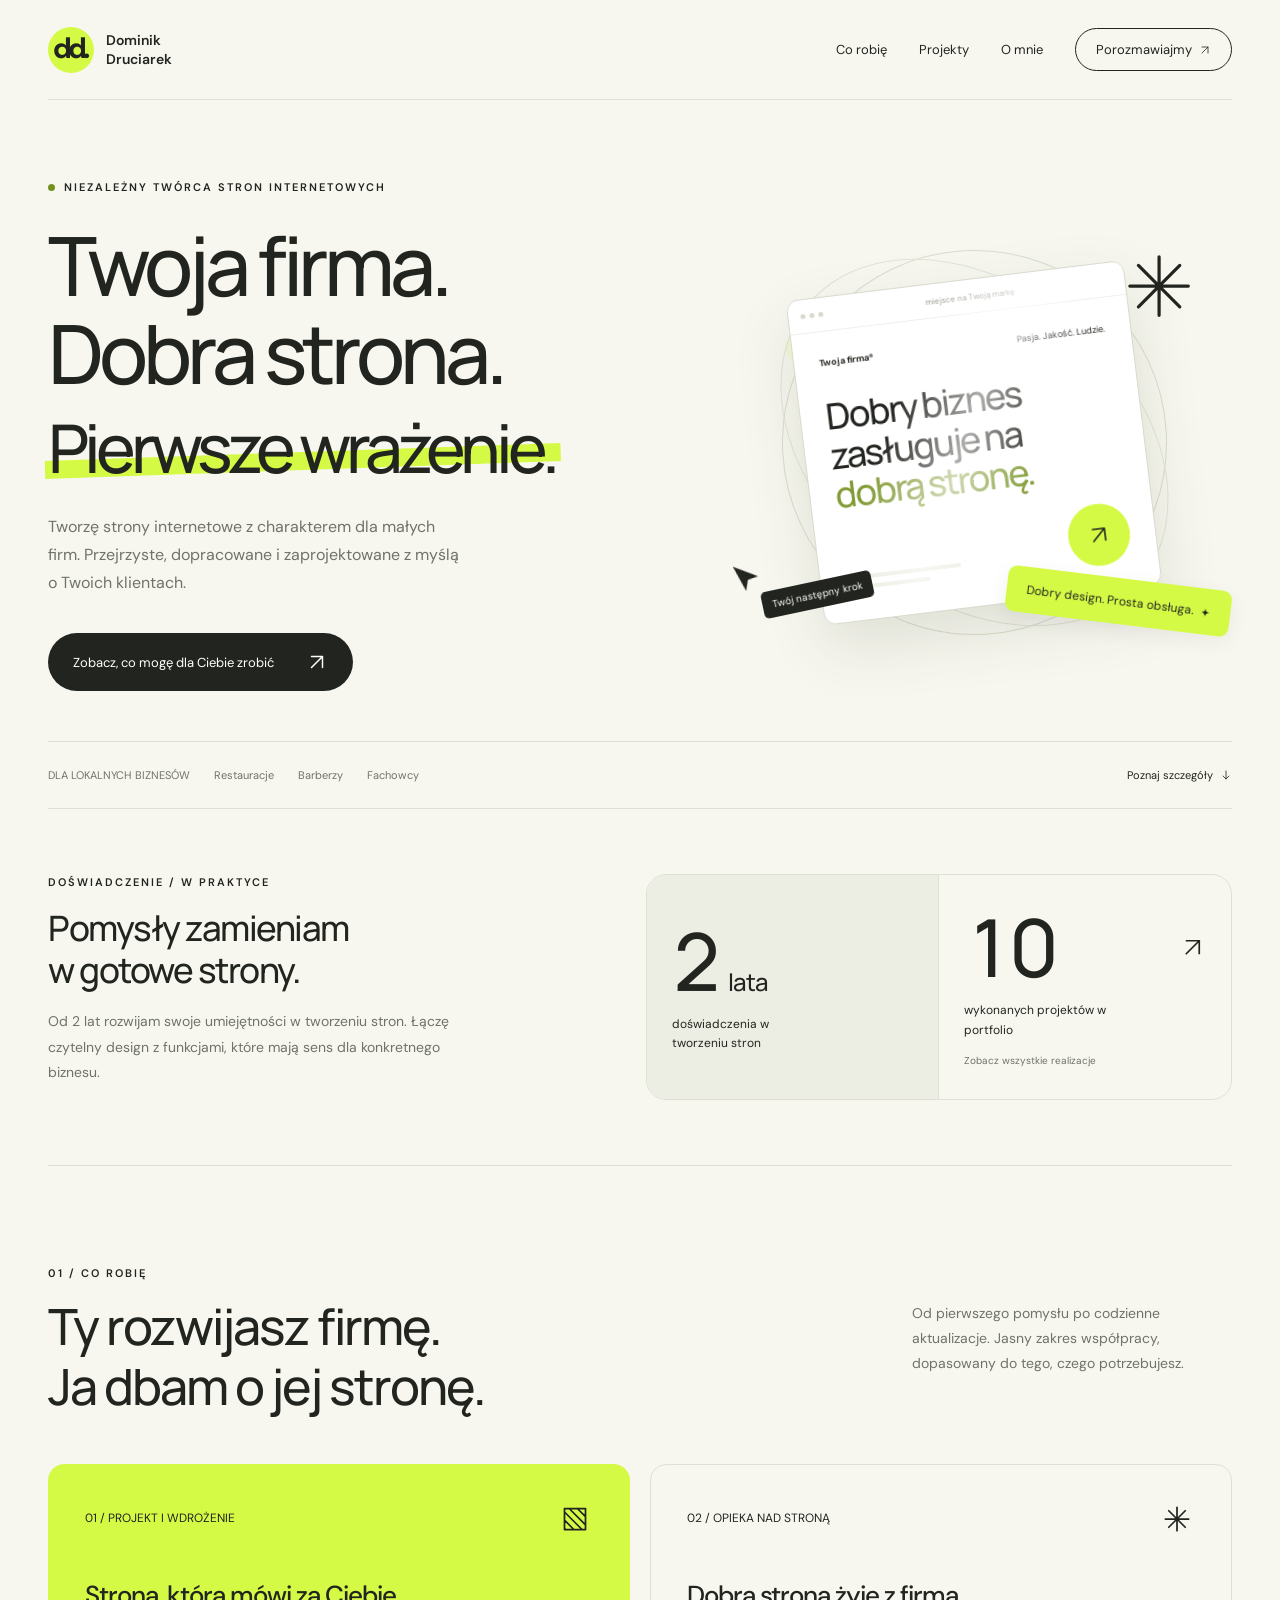
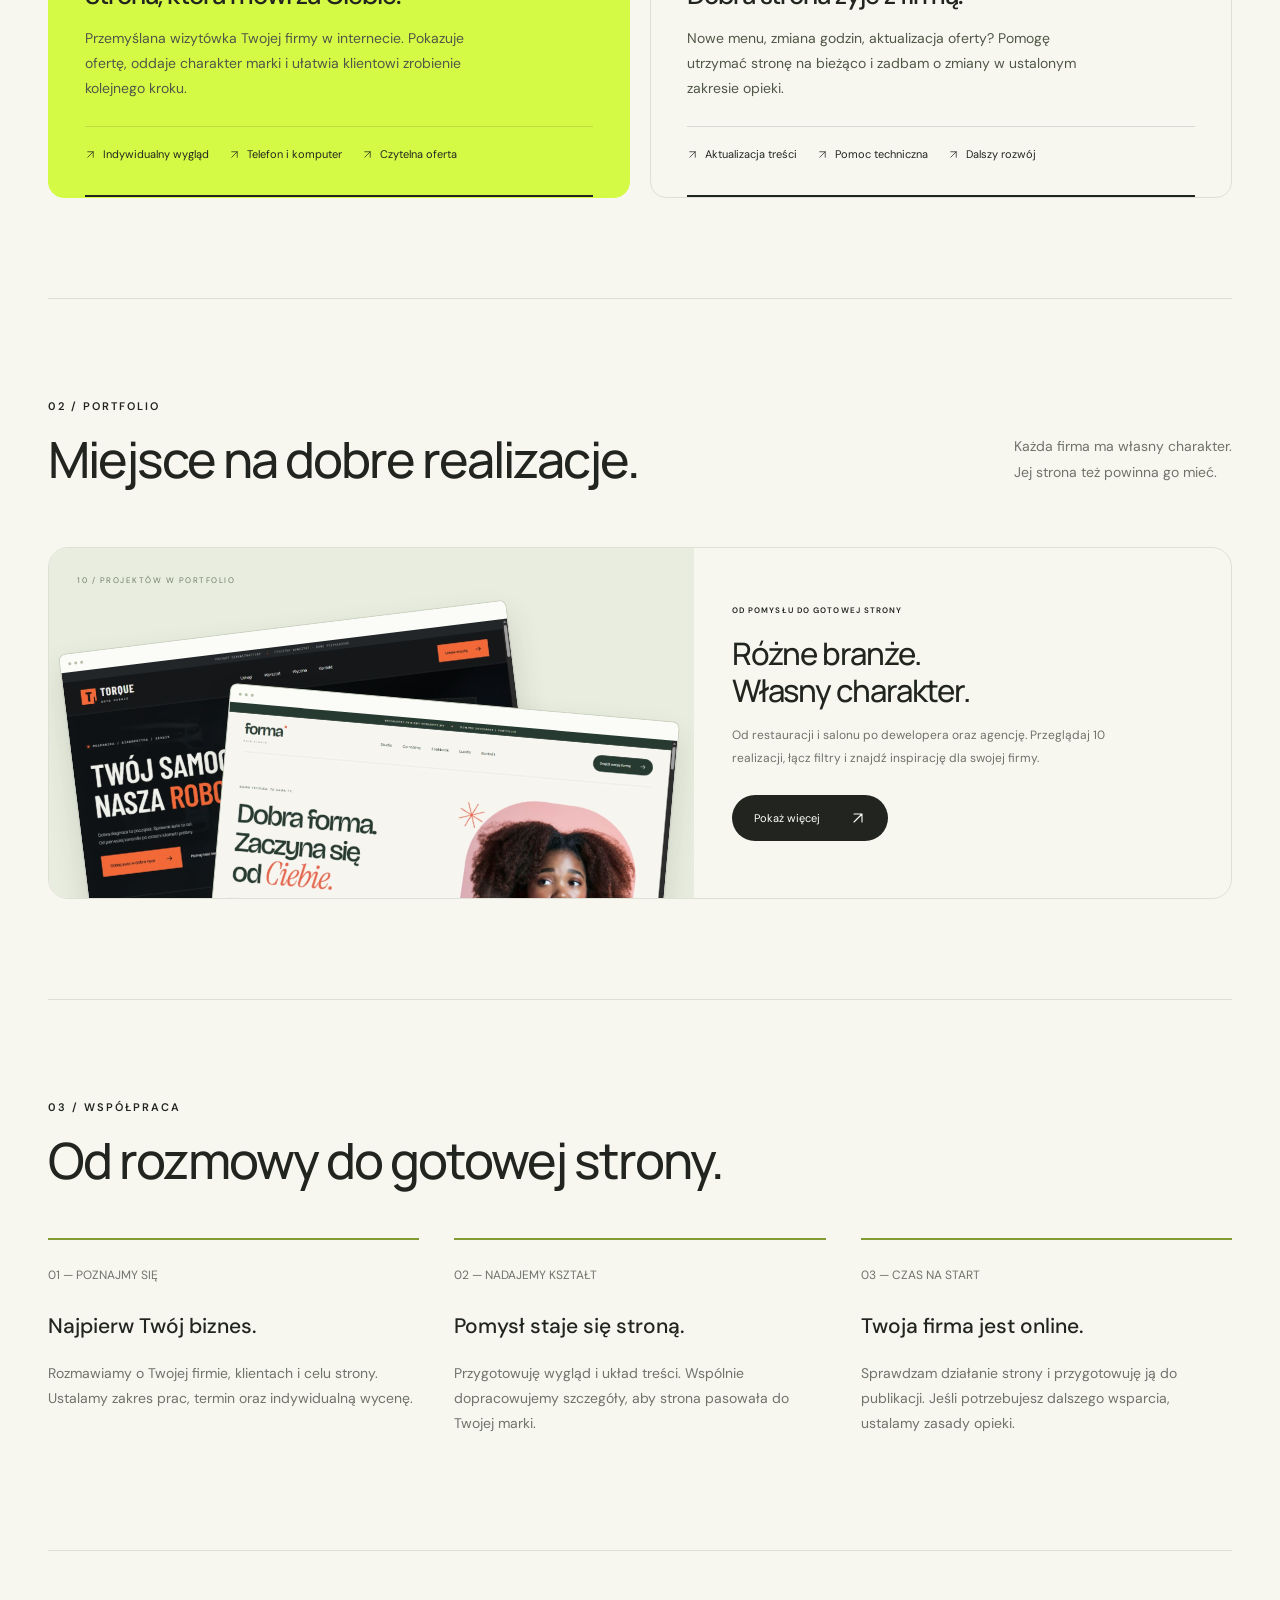
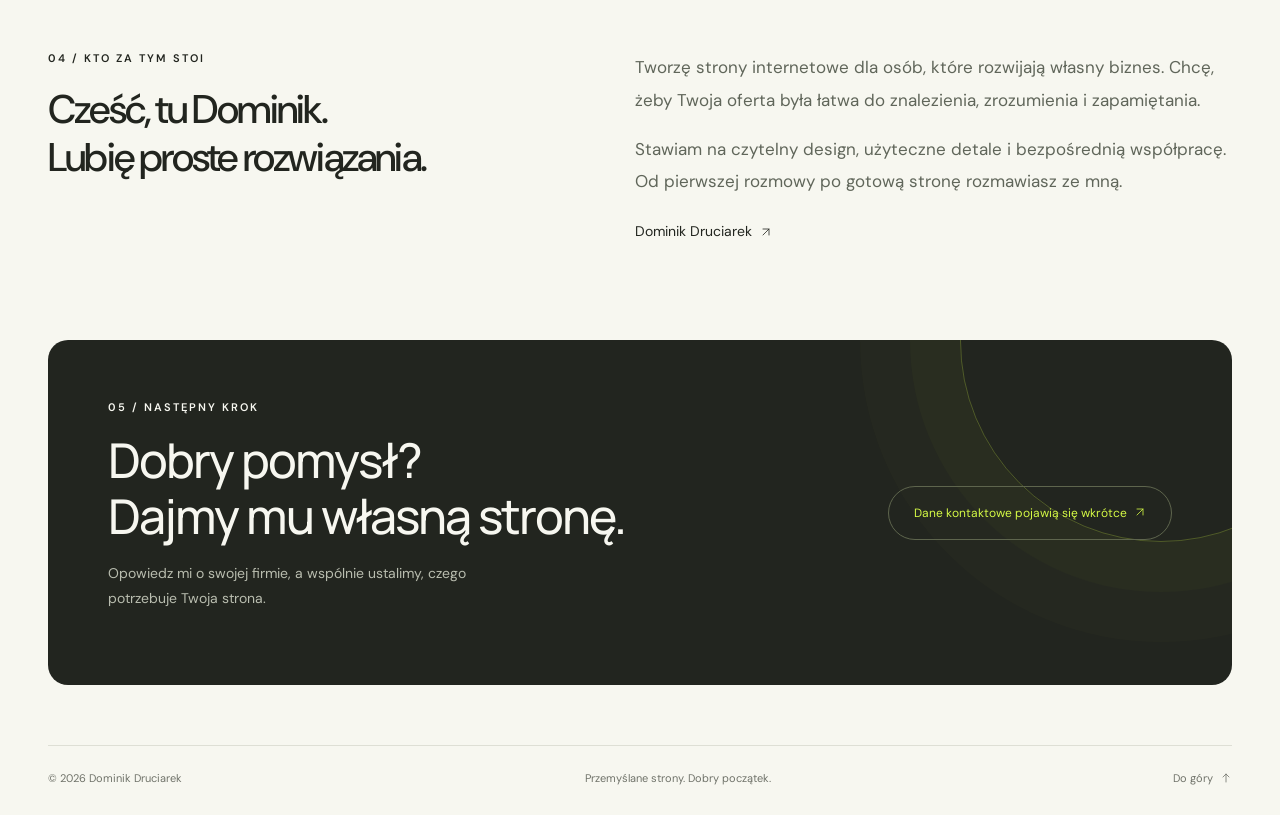
<file: index.html>
<!doctype html>
<html lang="pl"><head><meta charset="UTF-8"><meta name="viewport" content="width=device-width, initial-scale=1"><meta name="description" content="Dominik Druciarek — przemyślane strony internetowe dla restauracji, barberów i lokalnych firm. Projekt, wdrożenie i opieka nad stroną."><title>Dominik Druciarek — strony z charakterem</title><link rel="icon" href="data:image/svg+xml,%3Csvg xmlns='http://www.w3.org/2000/svg' viewBox='0 0 64 64'%3E%3Crect width='64' height='64' rx='18' fill='%23d5fa45'/%3E%3Ctext x='10' y='44' font-size='35' font-family='Arial' font-weight='bold'%3Edd%3C/text%3E%3C/svg%3E"><link rel="stylesheet" href="styles.css"><link rel="stylesheet" href="catalog-enhancements.css"></head><body><div class="wrap"><header><a class="brand" href="#start" aria-label="Dominik Druciarek, początek strony"><span class="logo">dd.</span><span>Dominik<br>Druciarek</span></a><nav aria-label="Menu główne"><a href="#oferta">Co robię</a><a href="#projekty">Projekty</a><a href="#o-mnie">O mnie</a><a class="nav-contact" href="#kontakt">Porozmawiajmy <svg xmlns="http://www.w3.org/2000/svg" viewBox="0 0 24 24" class="vector-icon" fill="none" stroke="currentColor" stroke-width="1.6" stroke-linecap="round" stroke-linejoin="round" aria-hidden="true" focusable="false" ><path d="M6 18 18 6M6 6h12v12"/></svg></a></nav></header><main><div class="hero" id="start"><div class="eyebrow reveal"><span class="dot"></span> Niezależny twórca stron internetowych</div><div class="hero-grid"><div class="reveal"><h1 aria-label="Twoja firma. Dobra strona. Pierwsze wrażenie."><span class="headline-line" aria-hidden="true"><span>Twoja firma.</span></span><span class="headline-line" aria-hidden="true"><span>Dobra strona.</span></span><span class="headline-line" aria-hidden="true"><span class="highlight">Pierwsze wrażenie.</span></span></h1><p class="intro">Tworzę strony internetowe z charakterem dla małych firm. Przejrzyste, dopracowane i zaprojektowane z myślą o Twoich klientach.</p><a class="button" href="#oferta">Zobacz, co mogę dla Ciebie zrobić <span class="arrow"><svg xmlns="http://www.w3.org/2000/svg" viewBox="0 0 24 24" class="vector-icon" fill="none" stroke="currentColor" stroke-width="1.6" stroke-linecap="round" stroke-linejoin="round" aria-hidden="true" focusable="false" ><path d="M6 18 18 6M6 6h12v12"/></svg></span></a></div><div class="art reveal" aria-label="Artystyczna wizualizacja projektu strony internetowej"><div class="orbit"></div><div class="spark" aria-hidden="true"><svg xmlns="http://www.w3.org/2000/svg" viewBox="0 0 24 24" class="vector-icon" fill="none" stroke="currentColor" stroke-width="1.6" stroke-linecap="round" stroke-linejoin="round" aria-hidden="true" focusable="false" ><path d="M12 2v20M2 12h20M4.93 4.93l14.14 14.14M4.93 19.07 19.07 4.93"/></svg></div><div class="browser-card"><div class="bar"><i></i><i></i><i></i><span>miejsce na Twoją markę</span></div><div class="mini"><div class="mini-top"><b>Twoja firma®</b><span>Pasja. Jakość. Ludzie.</span></div><h2>Dobry biznes<br>zasługuje na<br><em>dobrą stronę.</em></h2><div class="mini-bottom"><div><div class="mini-line"></div><div class="mini-line" style="width:84px"></div></div><div class="mini-circle"><svg xmlns="http://www.w3.org/2000/svg" viewBox="0 0 24 24" class="vector-icon" fill="none" stroke="currentColor" stroke-width="1.6" stroke-linecap="round" stroke-linejoin="round" aria-hidden="true" focusable="false" ><path d="M6 18 18 6M6 6h12v12"/></svg></div></div></div></div><div class="cursor" aria-hidden="true"><svg xmlns="http://www.w3.org/2000/svg" viewBox="0 0 24 24" class="vector-icon" fill="none" stroke="currentColor" stroke-width="1.6" stroke-linecap="round" stroke-linejoin="round" aria-hidden="true" focusable="false" ><path d="m3 2 17 11-8 1-3 8Z" fill="currentColor" stroke="none"/></svg><span>Twój następny krok</span></div><div class="floating-tag">Dobry design. Prosta obsługa. <svg xmlns="http://www.w3.org/2000/svg" viewBox="0 0 24 24" class="vector-icon" fill="none" stroke="currentColor" stroke-width="1.6" stroke-linecap="round" stroke-linejoin="round" aria-hidden="true" focusable="false" ><path d="M12 2c0 6 4 10 10 10-6 0-10 4-10 10 0-6-4-10-10-10 6 0 10-4 10-10Z" fill="currentColor" stroke="none"/></svg></div></div></div><div class="hero-foot"><div class="industries"><span>DLA LOKALNYCH BIZNESÓW</span><span>Restauracje</span><span>Barberzy</span><span>Fachowcy</span></div><a class="scroll" href="#oferta">Poznaj szczegóły <svg xmlns="http://www.w3.org/2000/svg" viewBox="0 0 24 24" class="vector-icon" fill="none" stroke="currentColor" stroke-width="1.6" stroke-linecap="round" stroke-linejoin="round" aria-hidden="true" focusable="false" ><path d="M12 4v16m-6-6 6 6 6-6"/></svg></a></div></div>
<section class="experience" id="doswiadczenie"><div class="experience-intro"><span class="eyebrow">DOŚWIADCZENIE / W PRAKTYCE</span><h2>Pomysły zamieniam<br>w gotowe strony.</h2><p>Od 2 lat rozwijam swoje umiejętności w tworzeniu stron. Łączę czytelny design z funkcjami, które mają sens dla konkretnego biznesu.</p></div><div class="experience-numbers"><div class="experience-stat"><strong aria-label="2 lata"><span class="count-number" data-count-target="2" aria-hidden="true">2</span><span aria-hidden="true"> lata</span></strong><span>doświadczenia w tworzeniu stron</span></div><a class="experience-stat" href="realizacje.html"><strong aria-label="10 projektów"><span class="count-number" data-project-count data-count-target="projects" aria-hidden="true">10</span><svg class="vector-icon" viewBox="0 0 24 24" fill="none" stroke="currentColor" stroke-width="1.5" aria-hidden="true"><path d="M6 18 18 6M6 6h12v12"/></svg></strong><span>wykonanych projektów w portfolio</span><small>Zobacz wszystkie realizacje</small></a></div></section><section id="oferta"><div class="section-top"><div><div class="eyebrow">01 / Co robię</div><h2>Ty rozwijasz firmę.<br>Ja dbam o jej stronę.</h2></div><p>Od pierwszego pomysłu po codzienne aktualizacje. Jasny zakres współpracy, dopasowany do tego, czego potrzebujesz.</p></div><div class="services"><article class="service"><div class="service-head"><span>01 / PROJEKT I WDROŻENIE</span><span class="icon" aria-hidden="true"><svg xmlns="http://www.w3.org/2000/svg" viewBox="0 0 24 24" class="vector-icon" fill="none" stroke="currentColor" stroke-width="1.6" stroke-linecap="round" stroke-linejoin="round" aria-hidden="true" focusable="false" ><path d="M3 3h18v18H3zM3 10l7-7M3 17 17 3M6 21 21 6M13 21l8-8M20 21l1-1"/></svg></span></div><h3>Strona, która mówi za Ciebie.</h3><p>Przemyślana wizytówka Twojej firmy w internecie. Pokazuje ofertę, oddaje charakter marki i ułatwia klientowi zrobienie kolejnego kroku.</p><ul><li><svg xmlns="http://www.w3.org/2000/svg" viewBox="0 0 24 24" class="vector-icon" fill="none" stroke="currentColor" stroke-width="1.6" stroke-linecap="round" stroke-linejoin="round" aria-hidden="true" focusable="false" ><path d="M6 18 18 6M6 6h12v12"/></svg>Indywidualny wygląd</li><li><svg xmlns="http://www.w3.org/2000/svg" viewBox="0 0 24 24" class="vector-icon" fill="none" stroke="currentColor" stroke-width="1.6" stroke-linecap="round" stroke-linejoin="round" aria-hidden="true" focusable="false" ><path d="M6 18 18 6M6 6h12v12"/></svg>Telefon i komputer</li><li><svg xmlns="http://www.w3.org/2000/svg" viewBox="0 0 24 24" class="vector-icon" fill="none" stroke="currentColor" stroke-width="1.6" stroke-linecap="round" stroke-linejoin="round" aria-hidden="true" focusable="false" ><path d="M6 18 18 6M6 6h12v12"/></svg>Czytelna oferta</li></ul></article><article class="service"><div class="service-head"><span>02 / OPIEKA NAD STRONĄ</span><span class="icon" aria-hidden="true"><svg xmlns="http://www.w3.org/2000/svg" viewBox="0 0 24 24" class="vector-icon" fill="none" stroke="currentColor" stroke-width="1.6" stroke-linecap="round" stroke-linejoin="round" aria-hidden="true" focusable="false" ><path d="M12 2v20M2 12h20M4.93 4.93l14.14 14.14M4.93 19.07 19.07 4.93"/></svg></span></div><h3>Dobra strona żyje z firmą.</h3><p>Nowe menu, zmiana godzin, aktualizacja oferty? Pomogę utrzymać stronę na bieżąco i zadbam o zmiany w ustalonym zakresie opieki.</p><ul><li><svg xmlns="http://www.w3.org/2000/svg" viewBox="0 0 24 24" class="vector-icon" fill="none" stroke="currentColor" stroke-width="1.6" stroke-linecap="round" stroke-linejoin="round" aria-hidden="true" focusable="false" ><path d="M6 18 18 6M6 6h12v12"/></svg>Aktualizacja treści</li><li><svg xmlns="http://www.w3.org/2000/svg" viewBox="0 0 24 24" class="vector-icon" fill="none" stroke="currentColor" stroke-width="1.6" stroke-linecap="round" stroke-linejoin="round" aria-hidden="true" focusable="false" ><path d="M6 18 18 6M6 6h12v12"/></svg>Pomoc techniczna</li><li><svg xmlns="http://www.w3.org/2000/svg" viewBox="0 0 24 24" class="vector-icon" fill="none" stroke="currentColor" stroke-width="1.6" stroke-linecap="round" stroke-linejoin="round" aria-hidden="true" focusable="false" ><path d="M6 18 18 6M6 6h12v12"/></svg>Dalszy rozwój</li></ul></article></div></section>
<section id="projekty"><div class="section-top"><div><div class="eyebrow">02 / Portfolio</div><h2>Miejsce na dobre realizacje.</h2></div><p>Każda firma ma własny charakter.<br>Jej strona też powinna go mieć.</p></div><div class="projects-box portfolio-teaser"><a class="teaser-images" href="realizacje.html" aria-label="Zobacz wszystkie 10 realizacji"><span class="teaser-count"><span data-project-count>10</span> / PROJEKTÓW W PORTFOLIO</span><div class="teaser-window teaser-torque"><span class="teaser-bar"><i></i><i></i><i></i></span><img src="assets/torque-preview.png" alt="Podgląd TORQUE Auto Serwis" width="1265" height="712" loading="lazy"></div><div class="teaser-window teaser-forma"><span class="teaser-bar"><i></i><i></i><i></i></span><img src="assets/forma-preview.png" alt="Podgląd FORMA Hair Studio" width="1265" height="712" loading="lazy"></div></a><div class="teaser-copy"><span class="eyebrow">OD POMYSŁU DO GOTOWEJ STRONY</span><h3>Różne branże.<br>Własny charakter.</h3><p>Od restauracji i salonu po dewelopera oraz agencję. Przeglądaj 10 realizacji, łącz filtry i znajdź inspirację dla swojej firmy.</p><a class="button" href="realizacje.html">Pokaż więcej <svg xmlns="http://www.w3.org/2000/svg" class="vector-icon" viewBox="0 0 24 24" fill="none" stroke="currentColor" stroke-width="1.6" stroke-linecap="round" stroke-linejoin="round" aria-hidden="true"><path d="M6 18 18 6M6 6h12v12"/></svg></a></div></div></section>
<section id="wspolpraca"><div class="section-top"><div><div class="eyebrow">03 / Współpraca</div><h2>Od rozmowy do gotowej strony.</h2></div></div><div class="process"><article class="step"><span class="step-num">01 — POZNAJMY SIĘ</span><h3>Najpierw Twój biznes.</h3><p>Rozmawiamy o Twojej firmie, klientach i celu strony. Ustalamy zakres prac, termin oraz indywidualną wycenę.</p></article><article class="step"><span class="step-num">02 — NADAJEMY KSZTAŁT</span><h3>Pomysł staje się stroną.</h3><p>Przygotowuję wygląd i układ treści. Wspólnie dopracowujemy szczegóły, aby strona pasowała do Twojej marki.</p></article><article class="step"><span class="step-num">03 — CZAS NA START</span><h3>Twoja firma jest online.</h3><p>Sprawdzam działanie strony i przygotowuję ją do publikacji. Jeśli potrzebujesz dalszego wsparcia, ustalamy zasady opieki.</p></article></div></section>
<section id="o-mnie" class="about"><div><div class="eyebrow">04 / Kto za tym stoi</div><h2>Cześć, tu Dominik.<br>Lubię proste rozwiązania.</h2></div><div><p>Tworzę strony internetowe dla osób, które rozwijają własny biznes. Chcę, żeby Twoja oferta była łatwa do znalezienia, zrozumienia i zapamiętania.</p><p>Stawiam na czytelny design, użyteczne detale i bezpośrednią współpracę. Od pierwszej rozmowy po gotową stronę rozmawiasz ze mną.</p><div class="signature">Dominik Druciarek <svg xmlns="http://www.w3.org/2000/svg" viewBox="0 0 24 24" class="vector-icon" fill="none" stroke="currentColor" stroke-width="1.6" stroke-linecap="round" stroke-linejoin="round" aria-hidden="true" focusable="false" ><path d="M6 18 18 6M6 6h12v12"/></svg></div></div></section>
<div id="kontakt" class="contact"><div><div class="eyebrow">05 / Następny krok</div><h2>Dobry pomysł?<br>Dajmy mu własną stronę.</h2><p>Opowiedz mi o swojej firmie, a wspólnie ustalimy, czego potrzebuje Twoja strona.</p></div><div class="contact-status">Dane kontaktowe pojawią się wkrótce <svg xmlns="http://www.w3.org/2000/svg" viewBox="0 0 24 24" class="vector-icon" fill="none" stroke="currentColor" stroke-width="1.6" stroke-linecap="round" stroke-linejoin="round" aria-hidden="true" focusable="false" ><path d="M6 18 18 6M6 6h12v12"/></svg></div></div></main><footer><span>© <span id="year">2026</span> Dominik Druciarek</span><span>Przemyślane strony. Dobry początek.</span><a href="#start">Do góry <svg xmlns="http://www.w3.org/2000/svg" viewBox="0 0 24 24" class="vector-icon" fill="none" stroke="currentColor" stroke-width="1.6" stroke-linecap="round" stroke-linejoin="round" aria-hidden="true" focusable="false" ><path d="M12 20V4m-6 6 6-6 6 6"/></svg></a></footer></div><script src="projects.js" defer></script><script src="script.js" defer></script></body></html>
</file>
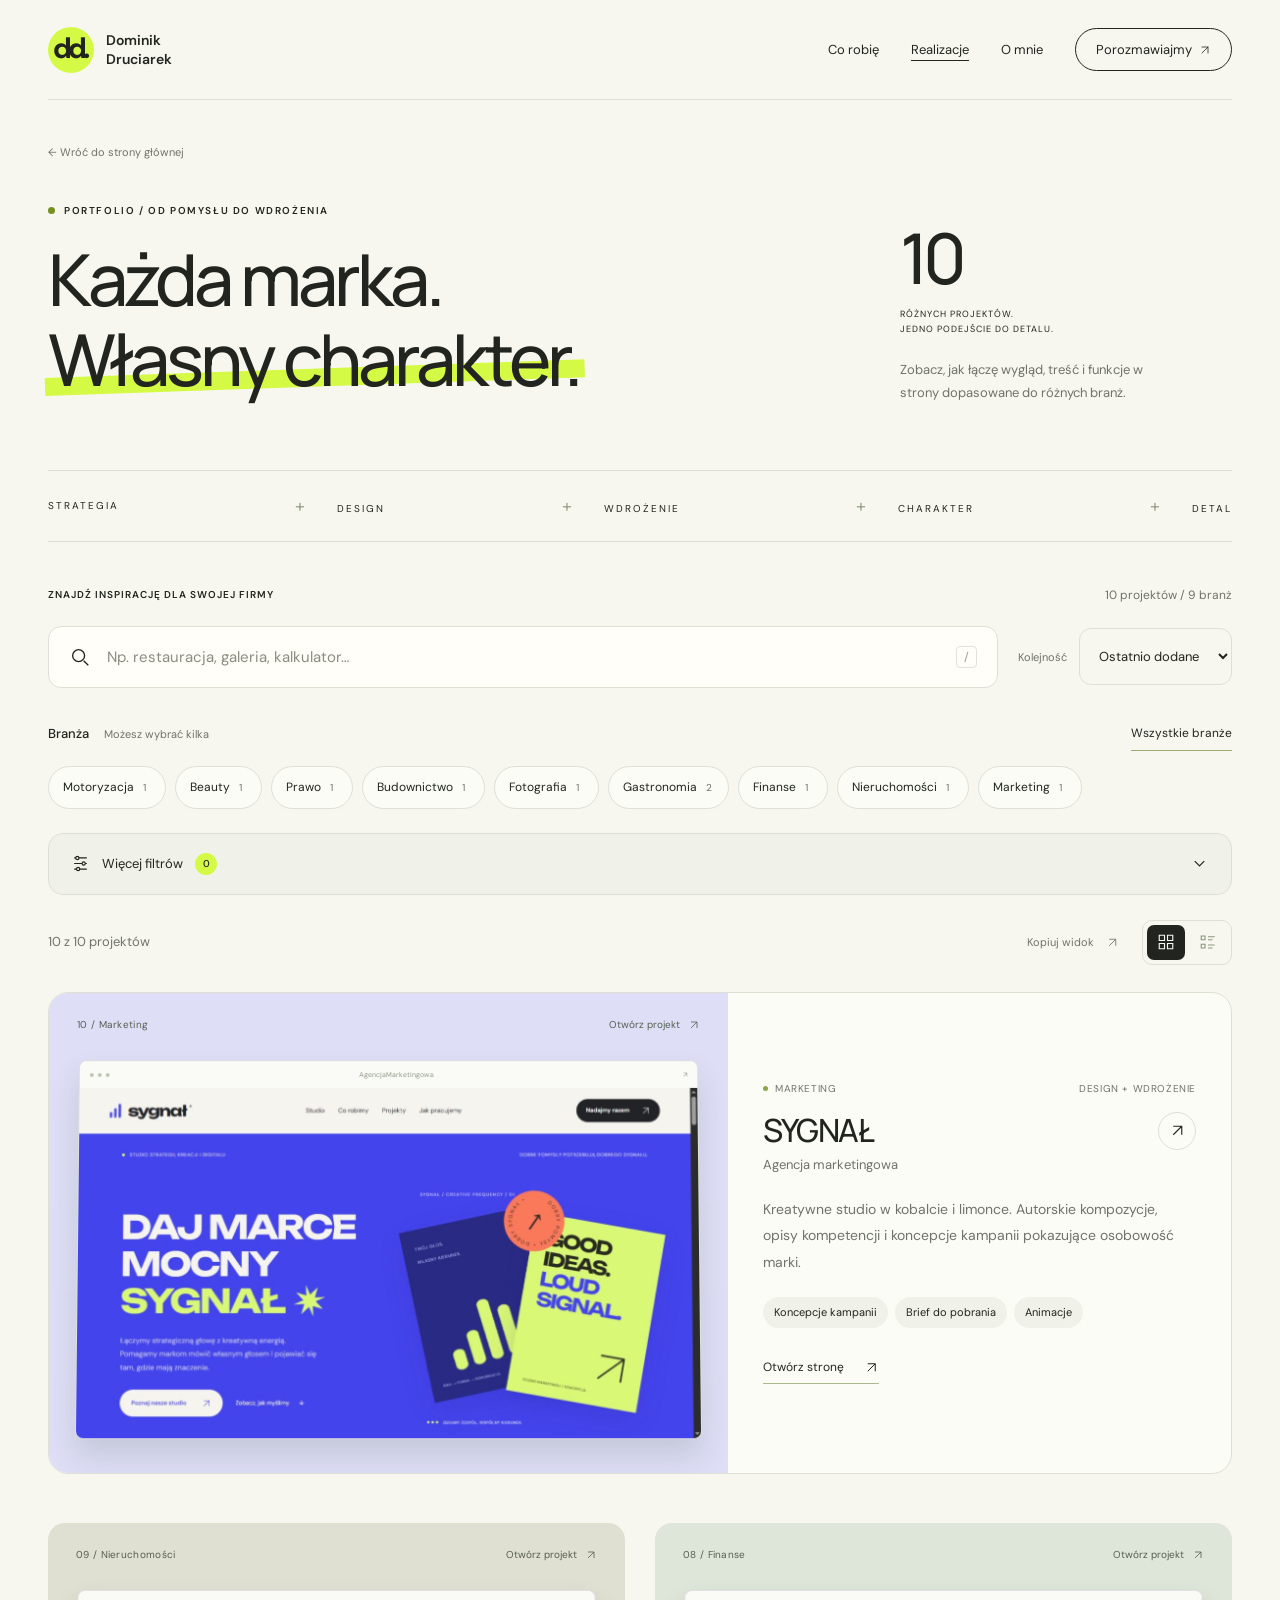
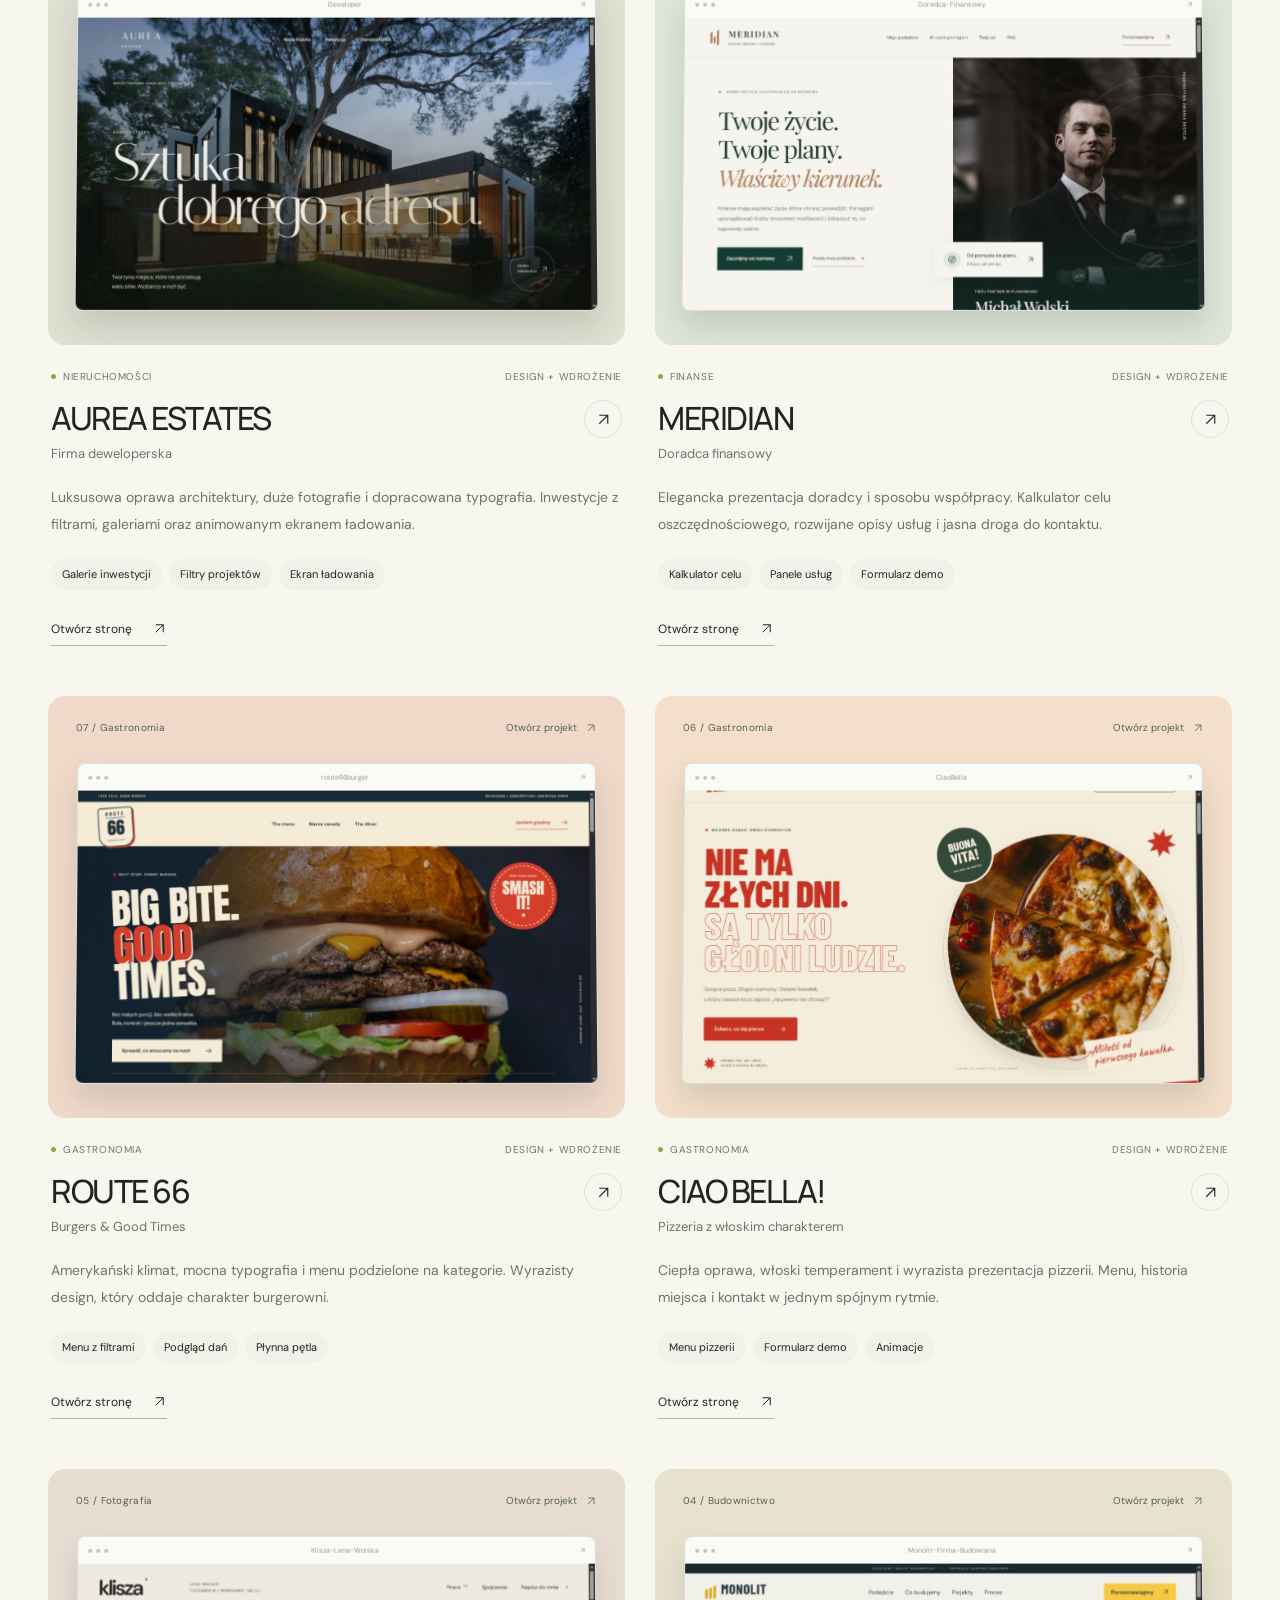
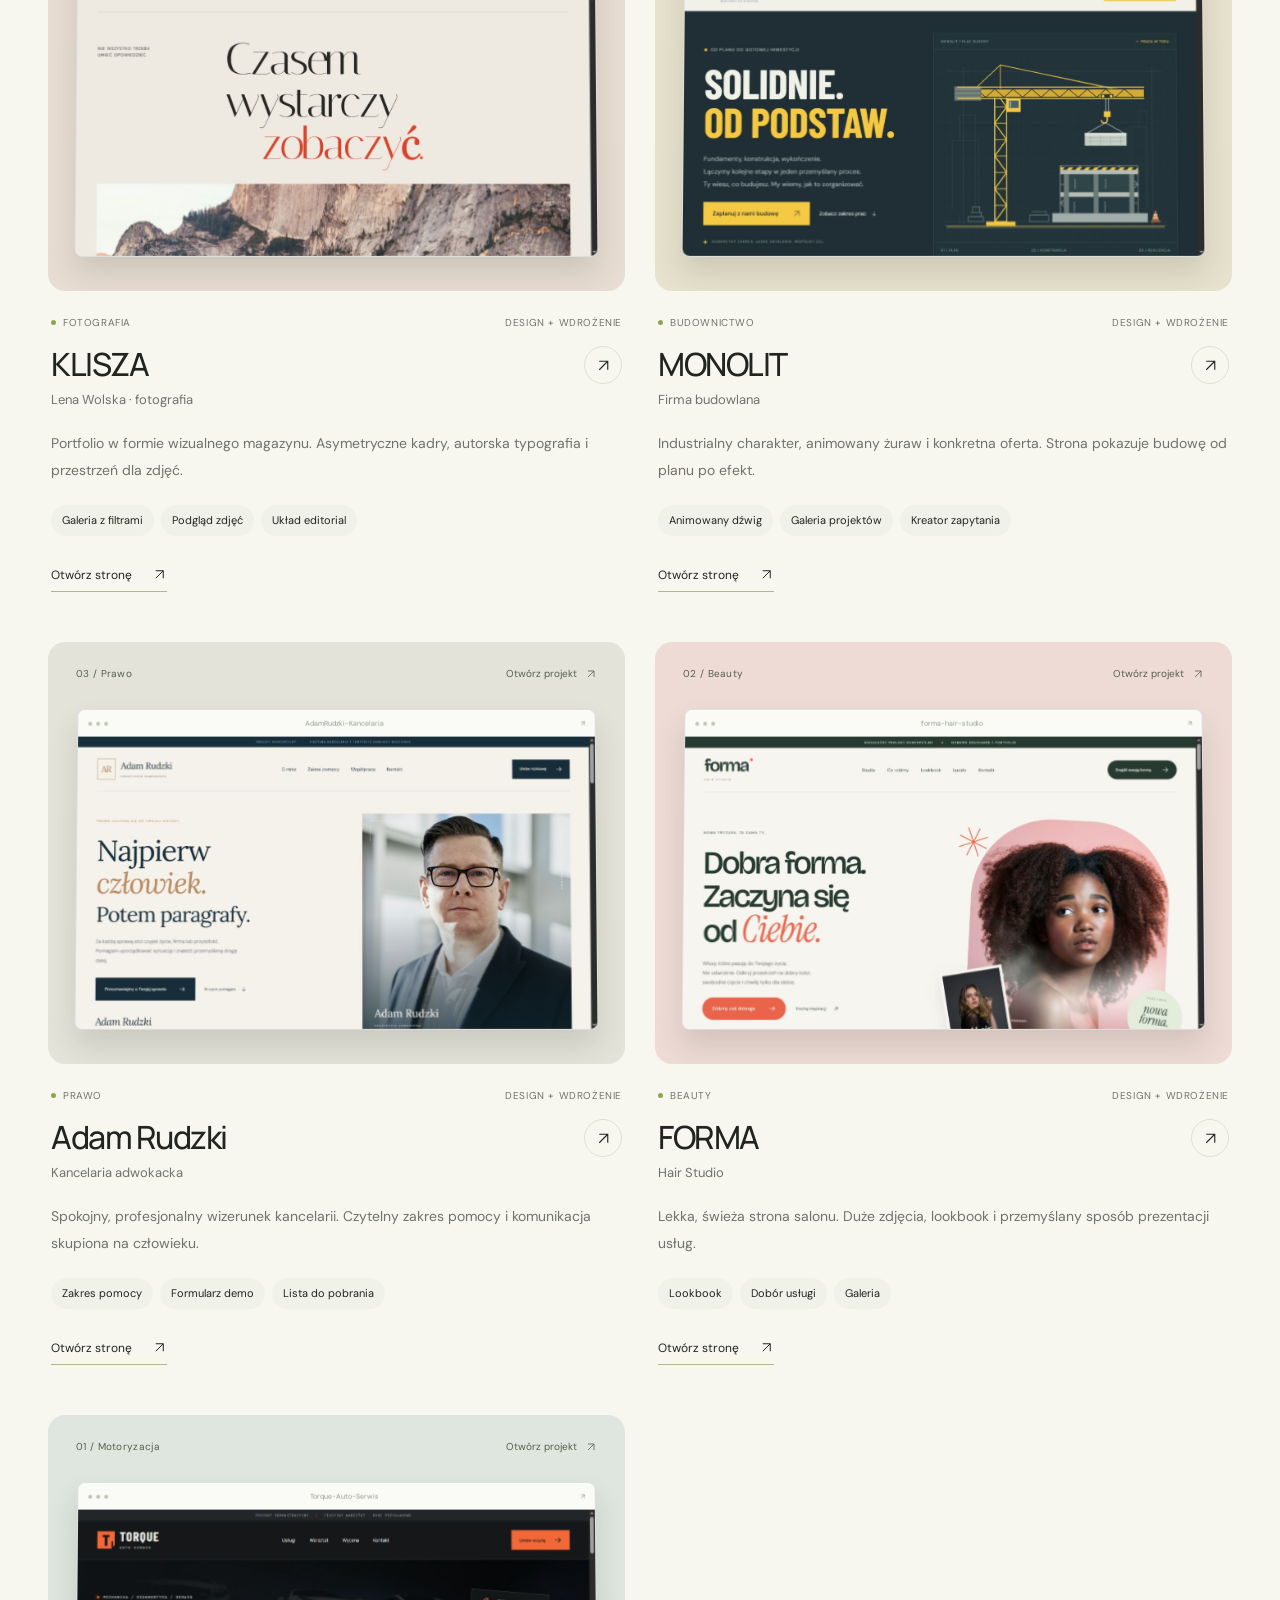
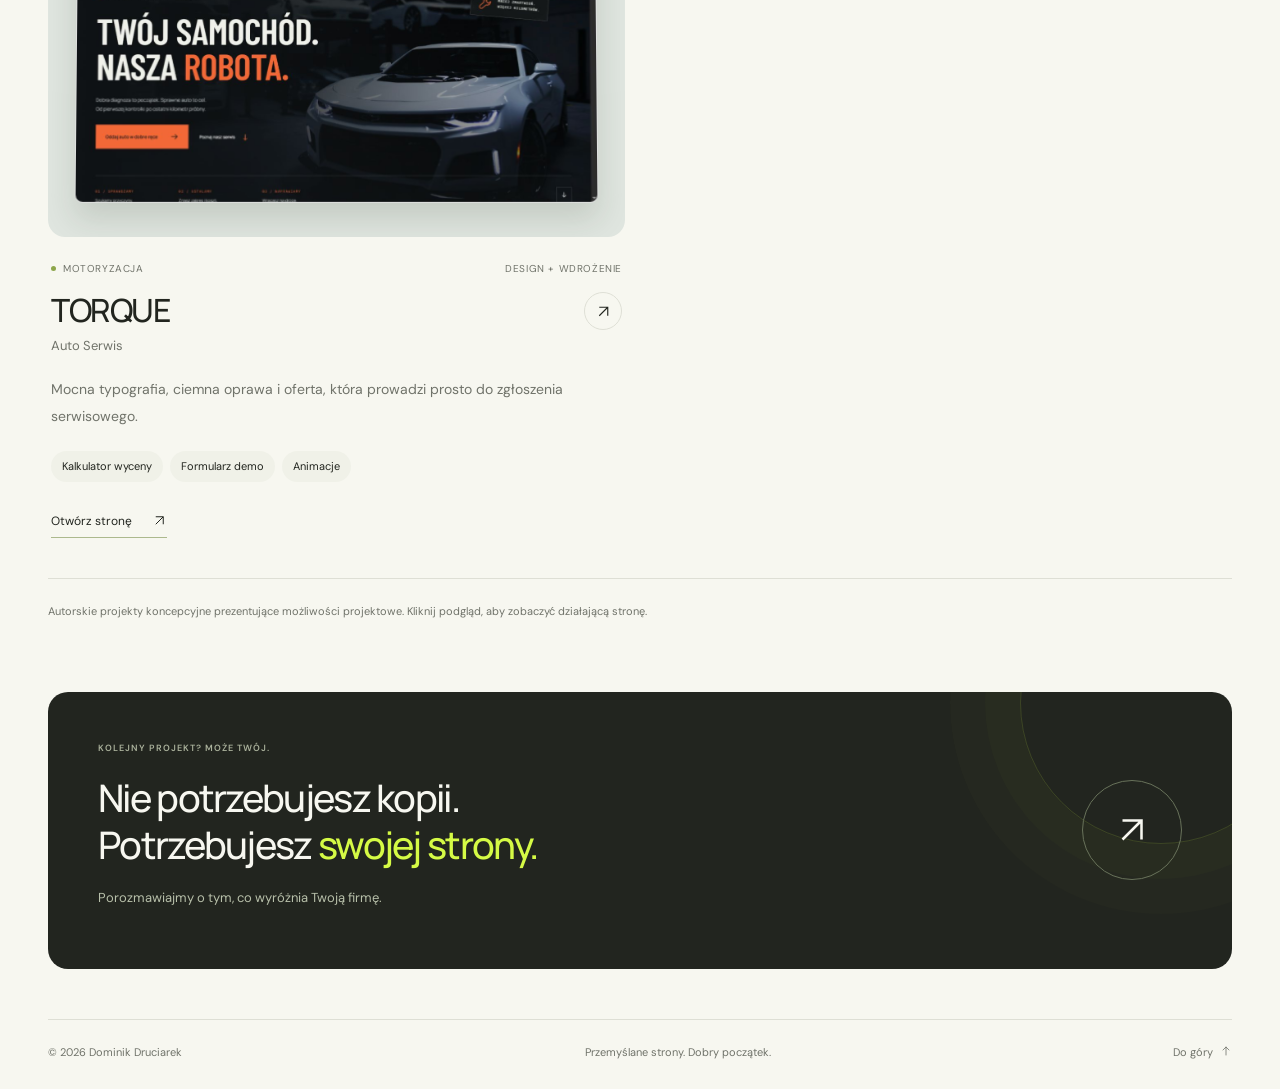
<file: realizacje.html>
<!doctype html><html lang="pl"><head><meta charset="UTF-8"><meta name="viewport" content="width=device-width,initial-scale=1"><title>Realizacje — Dominik Druciarek</title><meta name="description" content="Poznaj 10 projektów Dominika Druciarka. Przeglądaj strony, filtruj branże i znajdź inspirację dla swojej firmy."><link rel="stylesheet" href="styles.css"><link rel="stylesheet" href="catalog-enhancements.css"><link rel="icon" href="data:image/svg+xml,%3Csvg xmlns='http://www.w3.org/2000/svg' viewBox='0 0 64 64'%3E%3Crect width='64' height='64' rx='18' fill='%23d5fa45'/%3E%3Ctext x='10' y='44' font-size='35' font-family='Arial' font-weight='bold'%3Edd%3C/text%3E%3C/svg%3E"></head><body class="work-page folio-page"><div class="wrap"><header><a class="brand" href="index.html#start" aria-label="Dominik Druciarek, początek strony"><span class="logo">dd.</span><span>Dominik<br>Druciarek</span></a><nav aria-label="Menu główne"><a href="index.html#oferta">Co robię</a><a href="realizacje.html" aria-current="page">Realizacje</a><a href="index.html#o-mnie">O mnie</a><a class="nav-contact" href="index.html#kontakt">Porozmawiajmy <svg xmlns="http://www.w3.org/2000/svg" viewBox="0 0 24 24" class="vector-icon" fill="none" stroke="currentColor" stroke-width="1.6" stroke-linecap="round" stroke-linejoin="round" aria-hidden="true" focusable="false" ><path d="M6 18 18 6M6 6h12v12"/></svg></a></nav></header><main><div class="folio-intro"><a class="back-home" href="index.html#projekty">← Wróć do strony głównej</a><div class="folio-heading"><div><div class="eyebrow"><span class="dot"></span> PORTFOLIO / OD POMYSŁU DO WDROŻENIA</div><h1>Każda marka.<br><span class="highlight">Własny charakter.</span></h1></div><div class="folio-intro-right"><span class="folio-total" data-project-count>10</span><span>RÓŻNYCH PROJEKTÓW.<br>JEDNO PODEJŚCIE DO DETALU.</span><p>Zobacz, jak łączę wygląd, treść i funkcje w strony dopasowane do różnych branż.</p></div></div><div class="folio-marquee" aria-hidden="true"><span>STRATEGIA</span><span>DESIGN</span><span>WDROŻENIE</span><span>CHARAKTER</span><span>DETAL</span></div></div><div class="folio-explorer" id="katalog"><div class="explorer-intro"><span class="eyebrow">ZNAJDŹ INSPIRACJĘ DLA SWOJEJ FIRMY</span><span>10 projektów / 9 branż</span></div><div class="folio-tools"><label class="folio-search"><svg viewBox="0 0 24 24" fill="none" stroke="currentColor" stroke-width="1.5" aria-hidden="true"><circle cx="10.5" cy="10.5" r="6.5"/><path d="m16 16 5 5"/></svg><span class="sr-only">Szukaj projektu, branży lub funkcji</span><input id="project-search" type="search" placeholder="Np. restauracja, galeria, kalkulator…" autocomplete="off" aria-controls="project-grid"><kbd aria-hidden="true">/</kbd></label><label class="folio-sort"><span>Kolejność</span><select id="project-sort"><option value="newest">Ostatnio dodane</option><option value="oldest">Pierwsze dodane</option><option value="az">Nazwa A–Z</option><option value="za">Nazwa Z–A</option></select></label></div><div class="industry-heading"><span>Branża <small>Możesz wybrać kilka</small></span><button id="all-industries" type="button" aria-pressed="true">Wszystkie branże</button></div><div class="folio-filters sector-filters" aria-label="Wybierz branże"><label class="filter-chip"><input type="checkbox" name="industry" value="Motoryzacja"><span>Motoryzacja</span><small data-industry-count="Motoryzacja">1</small></label><label class="filter-chip"><input type="checkbox" name="industry" value="Beauty"><span>Beauty</span><small data-industry-count="Beauty">1</small></label><label class="filter-chip"><input type="checkbox" name="industry" value="Prawo"><span>Prawo</span><small data-industry-count="Prawo">1</small></label><label class="filter-chip"><input type="checkbox" name="industry" value="Budownictwo"><span>Budownictwo</span><small data-industry-count="Budownictwo">1</small></label><label class="filter-chip"><input type="checkbox" name="industry" value="Fotografia"><span>Fotografia</span><small data-industry-count="Fotografia">1</small></label><label class="filter-chip"><input type="checkbox" name="industry" value="Gastronomia"><span>Gastronomia</span><small data-industry-count="Gastronomia">2</small></label><label class="filter-chip"><input type="checkbox" name="industry" value="Finanse"><span>Finanse</span><small data-industry-count="Finanse">1</small></label><label class="filter-chip"><input type="checkbox" name="industry" value="Nieruchomości"><span>Nieruchomości</span><small data-industry-count="Nieruchomości">1</small></label><label class="filter-chip"><input type="checkbox" name="industry" value="Marketing"><span>Marketing</span><small data-industry-count="Marketing">1</small></label></div><details class="advanced-filters" id="advanced-filters"><summary><span><svg viewBox="0 0 24 24" fill="none" stroke="currentColor" stroke-width="1.5" aria-hidden="true"><path d="M4 5h16M4 12h16M4 19h16"/><circle cx="8" cy="5" r="2" fill="var(--paper)"/><circle cx="16" cy="12" r="2" fill="var(--paper)"/><circle cx="9" cy="19" r="2" fill="var(--paper)"/></svg>Więcej filtrów <b id="advanced-count" hidden>0</b></span><svg viewBox="0 0 24 24" fill="none" stroke="currentColor" stroke-width="1.5" aria-hidden="true"><path d="m6 9 6 6 6-6"/></svg></summary><div class="advanced-content"><fieldset class="feature-field"><legend>Co ma mieć strona?</legend><p>Wybierz funkcje, które chcesz zobaczyć w projektach.</p><div class="feature-options"><label class="feature-option"><input type="checkbox" name="feature" value="animacje"><span>Animacje</span><small data-feature-count="animacje">10</small></label><label class="feature-option"><input type="checkbox" name="feature" value="formularz"><span>Formularz kontaktowy</span><small data-feature-count="formularz">8</small></label><label class="feature-option"><input type="checkbox" name="feature" value="galeria"><span>Galeria zdjęć</span><small data-feature-count="galeria">4</small></label><label class="feature-option"><input type="checkbox" name="feature" value="kalkulator"><span>Kalkulator</span><small data-feature-count="kalkulator">2</small></label><label class="feature-option"><input type="checkbox" name="feature" value="menu"><span>Menu gastronomiczne</span><small data-feature-count="menu">2</small></label><label class="feature-option"><input type="checkbox" name="feature" value="filtry"><span>Filtrowanie treści</span><small data-feature-count="filtry">3</small></label><label class="feature-option"><input type="checkbox" name="feature" value="pliki"><span>Pliki do pobrania</span><small data-feature-count="pliki">2</small></label><label class="feature-option"><input type="checkbox" name="feature" value="projekty"><span>Prezentacja projektów</span><small data-feature-count="projekty">3</small></label></div><label class="feature-logic">Łączenie wybranych funkcji<select id="feature-logic"><option value="all">Wszystkie wybrane funkcje</option><option value="any">Dowolna z wybranych funkcji</option></select></label></fieldset><div class="style-field"><label for="project-style">Jaki charakter strony?</label><select id="project-style"><option value="all">Dowolny styl</option><option value="minimalizm">Minimalistyczny</option><option value="wyrazisty">Wyrazisty</option><option value="elegancki">Elegancki</option><option value="naturalny">Naturalny</option><option value="industrialny">Industrialny</option><option value="editorial">Editorial</option><option value="retro">Retro</option><option value="premium">Premium / luxury</option><option value="kreatywny">Kreatywny</option></select><div class="filter-hint"><span class="filter-hint-symbol" aria-hidden="true">+</span><p>Branże łączą się jako „lub”. Wyszukiwanie, funkcje i styl zawężają wynik razem.</p></div></div></div></details><div class="active-filter-row" id="active-filter-row" hidden><div id="active-filters" aria-label="Aktywne filtry"></div><button id="clear-filters" type="button">Wyczyść filtry</button></div><div class="results-bar"><span id="project-results" role="status" aria-live="polite" aria-atomic="true">10 z 10 projektów</span><div class="result-actions"><button class="copy-filter-link" id="copy-filter-link" type="button">Kopiuj widok <svg class="vector-icon" viewBox="0 0 24 24" fill="none" stroke="currentColor" stroke-width="1.6" aria-hidden="true"><path d="M6 18 18 6M6 6h12v12"/></svg></button><div class="view-toggle" aria-label="Sposób wyświetlania"><button data-view="grid" type="button" aria-pressed="true" aria-label="Widok siatki"><svg viewBox="0 0 24 24" fill="none" stroke="currentColor" stroke-width="1.5" aria-hidden="true"><path d="M3 3h7v7H3zM14 3h7v7h-7zM3 14h7v7H3zM14 14h7v7h-7z"/></svg></button><button data-view="list" type="button" aria-pressed="false" aria-label="Widok listy"><svg viewBox="0 0 24 24" fill="none" stroke="currentColor" stroke-width="1.5" aria-hidden="true"><path d="M3 4h5v5H3zM3 15h5v5H3zM12 5h9M12 9h6M12 16h9M12 20h6"/></svg></button></div></div></div><p id="copy-status" class="copy-status" role="status" aria-live="polite"></p><label id="copy-fallback" hidden>Skopiuj adres widoku<input id="copy-url" readonly></label><noscript><p class="folio-note">Włącz JavaScript, aby używać filtrów. Wszystkie projekty są dostępne poniżej.</p></noscript><div id="project-grid" class="folio-grid"><article class="folio-card page-reveal" data-project="sygnal" style="--card-tint:#dedff7"><a class="folio-preview" href="https://dominik201019.github.io/AgencjaMarketingowa/" target="_blank" rel="noopener noreferrer" aria-label="Otwórz SYGNAŁ — Agencja marketingowa w nowej karcie"><div class="folio-preview-label"><span>10 / Marketing</span><span>Otwórz projekt <svg class="vector-icon" viewBox="0 0 24 24" fill="none" stroke="currentColor" stroke-width="1.6" aria-hidden="true"><path d="M6 18 18 6M6 6h12v12"/></svg></span></div><div class="folio-browser"><div class="folio-browser-bar" aria-hidden="true"><span><i></i><i></i><i></i></span><span>AgencjaMarketingowa</span><span>↗</span></div><img src="assets/sygnal-preview.png" alt="Podgląd strony SYGNAŁ — Agencja marketingowa" width="1265" height="712" ></div><span class="folio-hover" aria-hidden="true">Zobacz na żywo <svg class="vector-icon" viewBox="0 0 24 24" fill="none" stroke="currentColor" stroke-width="1.6" aria-hidden="true"><path d="M6 18 18 6M6 6h12v12"/></svg></span></a><div class="folio-info"><div class="folio-meta"><span>Marketing</span><span>Design + wdrożenie</span></div><a class="folio-title" href="https://dominik201019.github.io/AgencjaMarketingowa/" target="_blank" rel="noopener noreferrer"><h2>SYGNAŁ<span>Agencja marketingowa</span></h2><span class="folio-title-arrow"><svg class="vector-icon" viewBox="0 0 24 24" fill="none" stroke="currentColor" stroke-width="1.6" aria-hidden="true"><path d="M6 18 18 6M6 6h12v12"/></svg></span></a><p>Kreatywne studio w kobalcie i limonce. Autorskie kompozycje, opisy kompetencji i koncepcje kampanii pokazujące osobowość marki.</p><ul class="project-tags"><li>Koncepcje kampanii</li><li>Brief do pobrania</li><li>Animacje</li></ul><a class="folio-detail-link" href="https://dominik201019.github.io/AgencjaMarketingowa/" target="_blank" rel="noopener noreferrer">Otwórz stronę <svg class="vector-icon" viewBox="0 0 24 24" fill="none" stroke="currentColor" stroke-width="1.6" aria-hidden="true"><path d="M6 18 18 6M6 6h12v12"/></svg><span class="sr-only"> SYGNAŁ w nowej karcie</span></a></div></article><article class="folio-card page-reveal" data-project="aurea" style="--card-tint:#dfdfd2"><a class="folio-preview" href="https://dominik201019.github.io/Developer/" target="_blank" rel="noopener noreferrer" aria-label="Otwórz AUREA ESTATES — Firma deweloperska w nowej karcie"><div class="folio-preview-label"><span>09 / Nieruchomości</span><span>Otwórz projekt <svg class="vector-icon" viewBox="0 0 24 24" fill="none" stroke="currentColor" stroke-width="1.6" aria-hidden="true"><path d="M6 18 18 6M6 6h12v12"/></svg></span></div><div class="folio-browser"><div class="folio-browser-bar" aria-hidden="true"><span><i></i><i></i><i></i></span><span>Developer</span><span>↗</span></div><img src="assets/aurea-preview.png" alt="Podgląd strony AUREA ESTATES — Firma deweloperska" width="1265" height="712" ></div><span class="folio-hover" aria-hidden="true">Zobacz na żywo <svg class="vector-icon" viewBox="0 0 24 24" fill="none" stroke="currentColor" stroke-width="1.6" aria-hidden="true"><path d="M6 18 18 6M6 6h12v12"/></svg></span></a><div class="folio-info"><div class="folio-meta"><span>Nieruchomości</span><span>Design + wdrożenie</span></div><a class="folio-title" href="https://dominik201019.github.io/Developer/" target="_blank" rel="noopener noreferrer"><h2>AUREA ESTATES<span>Firma deweloperska</span></h2><span class="folio-title-arrow"><svg class="vector-icon" viewBox="0 0 24 24" fill="none" stroke="currentColor" stroke-width="1.6" aria-hidden="true"><path d="M6 18 18 6M6 6h12v12"/></svg></span></a><p>Luksusowa oprawa architektury, duże fotografie i dopracowana typografia. Inwestycje z filtrami, galeriami oraz animowanym ekranem ładowania.</p><ul class="project-tags"><li>Galerie inwestycji</li><li>Filtry projektów</li><li>Ekran ładowania</li></ul><a class="folio-detail-link" href="https://dominik201019.github.io/Developer/" target="_blank" rel="noopener noreferrer">Otwórz stronę <svg class="vector-icon" viewBox="0 0 24 24" fill="none" stroke="currentColor" stroke-width="1.6" aria-hidden="true"><path d="M6 18 18 6M6 6h12v12"/></svg><span class="sr-only"> AUREA ESTATES w nowej karcie</span></a></div></article><article class="folio-card page-reveal" data-project="meridian" style="--card-tint:#dee5d9"><a class="folio-preview" href="https://dominik201019.github.io/Doradca-Finansowy/" target="_blank" rel="noopener noreferrer" aria-label="Otwórz MERIDIAN — Doradca finansowy w nowej karcie"><div class="folio-preview-label"><span>08 / Finanse</span><span>Otwórz projekt <svg class="vector-icon" viewBox="0 0 24 24" fill="none" stroke="currentColor" stroke-width="1.6" aria-hidden="true"><path d="M6 18 18 6M6 6h12v12"/></svg></span></div><div class="folio-browser"><div class="folio-browser-bar" aria-hidden="true"><span><i></i><i></i><i></i></span><span>Doradca-Finansowy</span><span>↗</span></div><img src="assets/meridian-preview.png" alt="Podgląd strony MERIDIAN — Doradca finansowy" width="1265" height="712" loading="lazy"></div><span class="folio-hover" aria-hidden="true">Zobacz na żywo <svg class="vector-icon" viewBox="0 0 24 24" fill="none" stroke="currentColor" stroke-width="1.6" aria-hidden="true"><path d="M6 18 18 6M6 6h12v12"/></svg></span></a><div class="folio-info"><div class="folio-meta"><span>Finanse</span><span>Design + wdrożenie</span></div><a class="folio-title" href="https://dominik201019.github.io/Doradca-Finansowy/" target="_blank" rel="noopener noreferrer"><h2>MERIDIAN<span>Doradca finansowy</span></h2><span class="folio-title-arrow"><svg class="vector-icon" viewBox="0 0 24 24" fill="none" stroke="currentColor" stroke-width="1.6" aria-hidden="true"><path d="M6 18 18 6M6 6h12v12"/></svg></span></a><p>Elegancka prezentacja doradcy i sposobu współpracy. Kalkulator celu oszczędnościowego, rozwijane opisy usług i jasna droga do kontaktu.</p><ul class="project-tags"><li>Kalkulator celu</li><li>Panele usług</li><li>Formularz demo</li></ul><a class="folio-detail-link" href="https://dominik201019.github.io/Doradca-Finansowy/" target="_blank" rel="noopener noreferrer">Otwórz stronę <svg class="vector-icon" viewBox="0 0 24 24" fill="none" stroke="currentColor" stroke-width="1.6" aria-hidden="true"><path d="M6 18 18 6M6 6h12v12"/></svg><span class="sr-only"> MERIDIAN w nowej karcie</span></a></div></article><article class="folio-card page-reveal" data-project="route" style="--card-tint:#f0d9c9"><a class="folio-preview" href="https://dominik201019.github.io/route66burger/" target="_blank" rel="noopener noreferrer" aria-label="Otwórz ROUTE 66 — Burgers &amp; Good Times w nowej karcie"><div class="folio-preview-label"><span>07 / Gastronomia</span><span>Otwórz projekt <svg class="vector-icon" viewBox="0 0 24 24" fill="none" stroke="currentColor" stroke-width="1.6" aria-hidden="true"><path d="M6 18 18 6M6 6h12v12"/></svg></span></div><div class="folio-browser"><div class="folio-browser-bar" aria-hidden="true"><span><i></i><i></i><i></i></span><span>route66burger</span><span>↗</span></div><img src="assets/route-preview.png" alt="Podgląd strony ROUTE 66 — Burgers &amp; Good Times" width="1265" height="712" loading="lazy"></div><span class="folio-hover" aria-hidden="true">Zobacz na żywo <svg class="vector-icon" viewBox="0 0 24 24" fill="none" stroke="currentColor" stroke-width="1.6" aria-hidden="true"><path d="M6 18 18 6M6 6h12v12"/></svg></span></a><div class="folio-info"><div class="folio-meta"><span>Gastronomia</span><span>Design + wdrożenie</span></div><a class="folio-title" href="https://dominik201019.github.io/route66burger/" target="_blank" rel="noopener noreferrer"><h2>ROUTE 66<span>Burgers &amp; Good Times</span></h2><span class="folio-title-arrow"><svg class="vector-icon" viewBox="0 0 24 24" fill="none" stroke="currentColor" stroke-width="1.6" aria-hidden="true"><path d="M6 18 18 6M6 6h12v12"/></svg></span></a><p>Amerykański klimat, mocna typografia i menu podzielone na kategorie. Wyrazisty design, który oddaje charakter burgerowni.</p><ul class="project-tags"><li>Menu z filtrami</li><li>Podgląd dań</li><li>Płynna pętla</li></ul><a class="folio-detail-link" href="https://dominik201019.github.io/route66burger/" target="_blank" rel="noopener noreferrer">Otwórz stronę <svg class="vector-icon" viewBox="0 0 24 24" fill="none" stroke="currentColor" stroke-width="1.6" aria-hidden="true"><path d="M6 18 18 6M6 6h12v12"/></svg><span class="sr-only"> ROUTE 66 w nowej karcie</span></a></div></article><article class="folio-card page-reveal" data-project="ciao" style="--card-tint:#f3dfca"><a class="folio-preview" href="https://dominik201019.github.io/CiaoBella/" target="_blank" rel="noopener noreferrer" aria-label="Otwórz CIAO BELLA! — Pizzeria z włoskim charakterem w nowej karcie"><div class="folio-preview-label"><span>06 / Gastronomia</span><span>Otwórz projekt <svg class="vector-icon" viewBox="0 0 24 24" fill="none" stroke="currentColor" stroke-width="1.6" aria-hidden="true"><path d="M6 18 18 6M6 6h12v12"/></svg></span></div><div class="folio-browser"><div class="folio-browser-bar" aria-hidden="true"><span><i></i><i></i><i></i></span><span>CiaoBella</span><span>↗</span></div><img src="assets/ciao-preview.png" alt="Podgląd strony CIAO BELLA! — Pizzeria z włoskim charakterem" width="1265" height="712" loading="lazy"></div><span class="folio-hover" aria-hidden="true">Zobacz na żywo <svg class="vector-icon" viewBox="0 0 24 24" fill="none" stroke="currentColor" stroke-width="1.6" aria-hidden="true"><path d="M6 18 18 6M6 6h12v12"/></svg></span></a><div class="folio-info"><div class="folio-meta"><span>Gastronomia</span><span>Design + wdrożenie</span></div><a class="folio-title" href="https://dominik201019.github.io/CiaoBella/" target="_blank" rel="noopener noreferrer"><h2>CIAO BELLA!<span>Pizzeria z włoskim charakterem</span></h2><span class="folio-title-arrow"><svg class="vector-icon" viewBox="0 0 24 24" fill="none" stroke="currentColor" stroke-width="1.6" aria-hidden="true"><path d="M6 18 18 6M6 6h12v12"/></svg></span></a><p>Ciepła oprawa, włoski temperament i wyrazista prezentacja pizzerii. Menu, historia miejsca i kontakt w jednym spójnym rytmie.</p><ul class="project-tags"><li>Menu pizzerii</li><li>Formularz demo</li><li>Animacje</li></ul><a class="folio-detail-link" href="https://dominik201019.github.io/CiaoBella/" target="_blank" rel="noopener noreferrer">Otwórz stronę <svg class="vector-icon" viewBox="0 0 24 24" fill="none" stroke="currentColor" stroke-width="1.6" aria-hidden="true"><path d="M6 18 18 6M6 6h12v12"/></svg><span class="sr-only"> CIAO BELLA! w nowej karcie</span></a></div></article><article class="folio-card page-reveal" data-project="klisza" style="--card-tint:#e8ddd3"><a class="folio-preview" href="https://dominik201019.github.io/Klisza-Lena-Wolska/" target="_blank" rel="noopener noreferrer" aria-label="Otwórz KLISZA — Lena Wolska · fotografia w nowej karcie"><div class="folio-preview-label"><span>05 / Fotografia</span><span>Otwórz projekt <svg class="vector-icon" viewBox="0 0 24 24" fill="none" stroke="currentColor" stroke-width="1.6" aria-hidden="true"><path d="M6 18 18 6M6 6h12v12"/></svg></span></div><div class="folio-browser"><div class="folio-browser-bar" aria-hidden="true"><span><i></i><i></i><i></i></span><span>Klisza-Lena-Wolska</span><span>↗</span></div><img src="assets/klisza-preview.png" alt="Podgląd strony KLISZA — Lena Wolska · fotografia" width="1265" height="712" loading="lazy"></div><span class="folio-hover" aria-hidden="true">Zobacz na żywo <svg class="vector-icon" viewBox="0 0 24 24" fill="none" stroke="currentColor" stroke-width="1.6" aria-hidden="true"><path d="M6 18 18 6M6 6h12v12"/></svg></span></a><div class="folio-info"><div class="folio-meta"><span>Fotografia</span><span>Design + wdrożenie</span></div><a class="folio-title" href="https://dominik201019.github.io/Klisza-Lena-Wolska/" target="_blank" rel="noopener noreferrer"><h2>KLISZA<span>Lena Wolska · fotografia</span></h2><span class="folio-title-arrow"><svg class="vector-icon" viewBox="0 0 24 24" fill="none" stroke="currentColor" stroke-width="1.6" aria-hidden="true"><path d="M6 18 18 6M6 6h12v12"/></svg></span></a><p>Portfolio w formie wizualnego magazynu. Asymetryczne kadry, autorska typografia i przestrzeń dla zdjęć.</p><ul class="project-tags"><li>Galeria z filtrami</li><li>Podgląd zdjęć</li><li>Układ editorial</li></ul><a class="folio-detail-link" href="https://dominik201019.github.io/Klisza-Lena-Wolska/" target="_blank" rel="noopener noreferrer">Otwórz stronę <svg class="vector-icon" viewBox="0 0 24 24" fill="none" stroke="currentColor" stroke-width="1.6" aria-hidden="true"><path d="M6 18 18 6M6 6h12v12"/></svg><span class="sr-only"> KLISZA w nowej karcie</span></a></div></article><article class="folio-card page-reveal" data-project="monolit" style="--card-tint:#e7e2cd"><a class="folio-preview" href="https://dominik201019.github.io/Monolit-Firma-Budowlana/" target="_blank" rel="noopener noreferrer" aria-label="Otwórz MONOLIT — Firma budowlana w nowej karcie"><div class="folio-preview-label"><span>04 / Budownictwo</span><span>Otwórz projekt <svg class="vector-icon" viewBox="0 0 24 24" fill="none" stroke="currentColor" stroke-width="1.6" aria-hidden="true"><path d="M6 18 18 6M6 6h12v12"/></svg></span></div><div class="folio-browser"><div class="folio-browser-bar" aria-hidden="true"><span><i></i><i></i><i></i></span><span>Monolit-Firma-Budowlana</span><span>↗</span></div><img src="assets/monolit-preview.png" alt="Podgląd strony MONOLIT — Firma budowlana" width="1265" height="712" loading="lazy"></div><span class="folio-hover" aria-hidden="true">Zobacz na żywo <svg class="vector-icon" viewBox="0 0 24 24" fill="none" stroke="currentColor" stroke-width="1.6" aria-hidden="true"><path d="M6 18 18 6M6 6h12v12"/></svg></span></a><div class="folio-info"><div class="folio-meta"><span>Budownictwo</span><span>Design + wdrożenie</span></div><a class="folio-title" href="https://dominik201019.github.io/Monolit-Firma-Budowlana/" target="_blank" rel="noopener noreferrer"><h2>MONOLIT<span>Firma budowlana</span></h2><span class="folio-title-arrow"><svg class="vector-icon" viewBox="0 0 24 24" fill="none" stroke="currentColor" stroke-width="1.6" aria-hidden="true"><path d="M6 18 18 6M6 6h12v12"/></svg></span></a><p>Industrialny charakter, animowany żuraw i konkretna oferta. Strona pokazuje budowę od planu po efekt.</p><ul class="project-tags"><li>Animowany dźwig</li><li>Galeria projektów</li><li>Kreator zapytania</li></ul><a class="folio-detail-link" href="https://dominik201019.github.io/Monolit-Firma-Budowlana/" target="_blank" rel="noopener noreferrer">Otwórz stronę <svg class="vector-icon" viewBox="0 0 24 24" fill="none" stroke="currentColor" stroke-width="1.6" aria-hidden="true"><path d="M6 18 18 6M6 6h12v12"/></svg><span class="sr-only"> MONOLIT w nowej karcie</span></a></div></article><article class="folio-card page-reveal" data-project="rudzki" style="--card-tint:#e4e3da"><a class="folio-preview" href="https://dominik201019.github.io/AdamRudzki-Kancelaria/" target="_blank" rel="noopener noreferrer" aria-label="Otwórz Adam Rudzki — Kancelaria adwokacka w nowej karcie"><div class="folio-preview-label"><span>03 / Prawo</span><span>Otwórz projekt <svg class="vector-icon" viewBox="0 0 24 24" fill="none" stroke="currentColor" stroke-width="1.6" aria-hidden="true"><path d="M6 18 18 6M6 6h12v12"/></svg></span></div><div class="folio-browser"><div class="folio-browser-bar" aria-hidden="true"><span><i></i><i></i><i></i></span><span>AdamRudzki-Kancelaria</span><span>↗</span></div><img src="assets/rudzki-preview.png" alt="Podgląd strony Adam Rudzki — Kancelaria adwokacka" width="1265" height="712" loading="lazy"></div><span class="folio-hover" aria-hidden="true">Zobacz na żywo <svg class="vector-icon" viewBox="0 0 24 24" fill="none" stroke="currentColor" stroke-width="1.6" aria-hidden="true"><path d="M6 18 18 6M6 6h12v12"/></svg></span></a><div class="folio-info"><div class="folio-meta"><span>Prawo</span><span>Design + wdrożenie</span></div><a class="folio-title" href="https://dominik201019.github.io/AdamRudzki-Kancelaria/" target="_blank" rel="noopener noreferrer"><h2>Adam Rudzki<span>Kancelaria adwokacka</span></h2><span class="folio-title-arrow"><svg class="vector-icon" viewBox="0 0 24 24" fill="none" stroke="currentColor" stroke-width="1.6" aria-hidden="true"><path d="M6 18 18 6M6 6h12v12"/></svg></span></a><p>Spokojny, profesjonalny wizerunek kancelarii. Czytelny zakres pomocy i komunikacja skupiona na człowieku.</p><ul class="project-tags"><li>Zakres pomocy</li><li>Formularz demo</li><li>Lista do pobrania</li></ul><a class="folio-detail-link" href="https://dominik201019.github.io/AdamRudzki-Kancelaria/" target="_blank" rel="noopener noreferrer">Otwórz stronę <svg class="vector-icon" viewBox="0 0 24 24" fill="none" stroke="currentColor" stroke-width="1.6" aria-hidden="true"><path d="M6 18 18 6M6 6h12v12"/></svg><span class="sr-only"> Adam Rudzki w nowej karcie</span></a></div></article><article class="folio-card page-reveal" data-project="forma" style="--card-tint:#eedbd5"><a class="folio-preview" href="https://dominik201019.github.io/forma-hair-studio/" target="_blank" rel="noopener noreferrer" aria-label="Otwórz FORMA — Hair Studio w nowej karcie"><div class="folio-preview-label"><span>02 / Beauty</span><span>Otwórz projekt <svg class="vector-icon" viewBox="0 0 24 24" fill="none" stroke="currentColor" stroke-width="1.6" aria-hidden="true"><path d="M6 18 18 6M6 6h12v12"/></svg></span></div><div class="folio-browser"><div class="folio-browser-bar" aria-hidden="true"><span><i></i><i></i><i></i></span><span>forma-hair-studio</span><span>↗</span></div><img src="assets/forma-preview.png" alt="Podgląd strony FORMA — Hair Studio" width="1265" height="712" loading="lazy"></div><span class="folio-hover" aria-hidden="true">Zobacz na żywo <svg class="vector-icon" viewBox="0 0 24 24" fill="none" stroke="currentColor" stroke-width="1.6" aria-hidden="true"><path d="M6 18 18 6M6 6h12v12"/></svg></span></a><div class="folio-info"><div class="folio-meta"><span>Beauty</span><span>Design + wdrożenie</span></div><a class="folio-title" href="https://dominik201019.github.io/forma-hair-studio/" target="_blank" rel="noopener noreferrer"><h2>FORMA<span>Hair Studio</span></h2><span class="folio-title-arrow"><svg class="vector-icon" viewBox="0 0 24 24" fill="none" stroke="currentColor" stroke-width="1.6" aria-hidden="true"><path d="M6 18 18 6M6 6h12v12"/></svg></span></a><p>Lekka, świeża strona salonu. Duże zdjęcia, lookbook i przemyślany sposób prezentacji usług.</p><ul class="project-tags"><li>Lookbook</li><li>Dobór usługi</li><li>Galeria</li></ul><a class="folio-detail-link" href="https://dominik201019.github.io/forma-hair-studio/" target="_blank" rel="noopener noreferrer">Otwórz stronę <svg class="vector-icon" viewBox="0 0 24 24" fill="none" stroke="currentColor" stroke-width="1.6" aria-hidden="true"><path d="M6 18 18 6M6 6h12v12"/></svg><span class="sr-only"> FORMA w nowej karcie</span></a></div></article><article class="folio-card page-reveal" data-project="torque" style="--card-tint:#dfe5df"><a class="folio-preview" href="https://dominik201019.github.io/Torque-Auto-Serwis/" target="_blank" rel="noopener noreferrer" aria-label="Otwórz TORQUE — Auto Serwis w nowej karcie"><div class="folio-preview-label"><span>01 / Motoryzacja</span><span>Otwórz projekt <svg class="vector-icon" viewBox="0 0 24 24" fill="none" stroke="currentColor" stroke-width="1.6" aria-hidden="true"><path d="M6 18 18 6M6 6h12v12"/></svg></span></div><div class="folio-browser"><div class="folio-browser-bar" aria-hidden="true"><span><i></i><i></i><i></i></span><span>Torque-Auto-Serwis</span><span>↗</span></div><img src="assets/torque-preview.png" alt="Podgląd strony TORQUE — Auto Serwis" width="1265" height="712" loading="lazy"></div><span class="folio-hover" aria-hidden="true">Zobacz na żywo <svg class="vector-icon" viewBox="0 0 24 24" fill="none" stroke="currentColor" stroke-width="1.6" aria-hidden="true"><path d="M6 18 18 6M6 6h12v12"/></svg></span></a><div class="folio-info"><div class="folio-meta"><span>Motoryzacja</span><span>Design + wdrożenie</span></div><a class="folio-title" href="https://dominik201019.github.io/Torque-Auto-Serwis/" target="_blank" rel="noopener noreferrer"><h2>TORQUE<span>Auto Serwis</span></h2><span class="folio-title-arrow"><svg class="vector-icon" viewBox="0 0 24 24" fill="none" stroke="currentColor" stroke-width="1.6" aria-hidden="true"><path d="M6 18 18 6M6 6h12v12"/></svg></span></a><p>Mocna typografia, ciemna oprawa i oferta, która prowadzi prosto do zgłoszenia serwisowego.</p><ul class="project-tags"><li>Kalkulator wyceny</li><li>Formularz demo</li><li>Animacje</li></ul><a class="folio-detail-link" href="https://dominik201019.github.io/Torque-Auto-Serwis/" target="_blank" rel="noopener noreferrer">Otwórz stronę <svg class="vector-icon" viewBox="0 0 24 24" fill="none" stroke="currentColor" stroke-width="1.6" aria-hidden="true"><path d="M6 18 18 6M6 6h12v12"/></svg><span class="sr-only"> TORQUE w nowej karcie</span></a></div></article></div><div class="folio-empty" hidden><span class="empty-symbol" aria-hidden="true">?</span><h2>Jeszcze nie ten kadr.</h2><p>Nie ma projektu pasującego do tych kryteriów.<br>Spróbuj innej frazy albo pokaż wszystkie realizacje.</p><button class="button" id="reset-projects">Pokaż wszystkie projekty <svg class="vector-icon" viewBox="0 0 24 24" fill="none" stroke="currentColor" stroke-width="1.6" aria-hidden="true"><path d="M6 18 18 6M6 6h12v12"/></svg></button></div><p class="folio-note">Autorskie projekty koncepcyjne prezentujące możliwości projektowe. Kliknij podgląd, aby zobaczyć działającą stronę.</p></div><div class="folio-outro"><div><span class="eyebrow">KOLEJNY PROJEKT? MOŻE TWÓJ.</span><h2>Nie potrzebujesz kopii.<br>Potrzebujesz <span>swojej strony.</span></h2><p>Porozmawiajmy o tym, co wyróżnia Twoją firmę.</p></div><a href="index.html#kontakt" class="folio-outro-link" aria-label="Przejdź do kontaktu"><svg class="vector-icon" viewBox="0 0 24 24" fill="none" stroke="currentColor" stroke-width="1.6" aria-hidden="true"><path d="M6 18 18 6M6 6h12v12"/></svg></a></div></main><footer><span>© <span id="year">2026</span> Dominik Druciarek</span><span>Przemyślane strony. Dobry początek.</span><a href="index.html#start">Do góry <svg xmlns="http://www.w3.org/2000/svg" viewBox="0 0 24 24" class="vector-icon" fill="none" stroke="currentColor" stroke-width="1.6" stroke-linecap="round" stroke-linejoin="round" aria-hidden="true" focusable="false" ><path d="M12 20V4m-6 6 6-6 6 6"/></svg></a></footer></div><script src="projects.js" defer></script><script src="realizacje.js" defer></script></body></html>
</file>
<file: styles.css>
@import url('https://fonts.googleapis.com/css2?family=DM+Sans:wght@400;450;500;600;700&family=Manrope:wght@400;500;600;700;800&display=swap');
:root{--paper:#f7f7f0;--ink:#22251f;--muted:#70736a;--lime:#d5fa45;--line:#dedfd5}*{box-sizing:border-box}html{scroll-behavior:smooth;scroll-padding-top:100px}body{margin:0;background:var(--paper);color:var(--ink);font-family:'DM Sans',sans-serif}a{color:inherit;text-decoration:none}button{font:inherit}::selection{background:var(--lime)}.wrap{width:min(1280px,calc(100% - 96px));margin:auto}header{height:100px;display:flex;align-items:center;justify-content:space-between;border-bottom:1px solid var(--line)}.brand{display:flex;align-items:center;gap:12px;font-size:14px;font-weight:600;line-height:1.3}.logo{font-size:29px;font-weight:800;letter-spacing:-4px;background:var(--lime);border-radius:50%;width:46px;height:46px;padding:3px 8px 8px 5px}nav{display:flex;align-items:center;gap:32px;font-size:13px}nav a:hover{opacity:.6}.nav-contact{border:1px solid var(--ink);border-radius:30px;padding:12px 20px}.hero{padding:80px 0 0;position:relative}.eyebrow{text-transform:uppercase;letter-spacing:2px;font-size:11px;font-weight:600;display:flex;align-items:center;gap:9px}.dot{height:7px;width:7px;background:#759021;border-radius:50%}.hero-grid{display:grid;grid-template-columns:1.25fr 1fr;gap:25px;align-items:center}.hero h1{font-family:Manrope,sans-serif;font-size:clamp(54px,6.4vw,88px);line-height:1.08;letter-spacing:-5px;font-weight:500;margin:27px 0}.highlight{position:relative;display:inline-block;z-index:1}.highlight:after{content:'';height:18px;position:absolute;background:var(--lime);bottom:4px;left:-3px;right:-6px;z-index:-1;transform:rotate(-2deg)}.intro{max-width:420px;font-size:16px;line-height:1.75;color:var(--muted)}.button{display:inline-flex;gap:32px;align-items:center;border:0;background:var(--ink);color:white;border-radius:40px;padding:18px 25px;font-size:13px;cursor:pointer;transition:transform .2s,background .2s}.button:hover{transform:translateY(-3px);background:#414832}.hero .button{margin-top:20px}.arrow{font-size:22px}.art{height:460px;position:relative;display:flex;align-items:center;justify-content:center}.orbit{position:absolute;width:385px;height:385px;border:1px solid #d9dccd;border-radius:50%;transform:rotate(-25deg)}.orbit:before{content:'';position:absolute;inset:35px -25px;border:1px solid #e1e3d7;border-radius:50%;transform:rotate(65deg)}.spark{position:absolute;right:28px;top:28px;font-size:90px;font-weight:400;animation:rotate 25s linear infinite}.browser-card{width:340px;background:white;border:1px solid #d8dacd;border-radius:12px;box-shadow:0 24px 60px #363f1620;transform:rotate(-7deg);animation:float 7s ease-in-out infinite;overflow:hidden}.bar{height:34px;border-bottom:1px solid #efefea;display:flex;align-items:center;padding:0 12px;gap:4px}.bar i{width:5px;height:5px;border-radius:50%;background:#d7dacd}.bar span{margin:auto;font-size:8px;color:#8e9383}.mini{padding:25px}.mini-top{font-size:9px;display:flex;justify-content:space-between}.mini h2{font-family:Manrope,sans-serif;font-size:36px;letter-spacing:-2px;line-height:1.1;margin:28px 0 20px;font-weight:500}.mini h2 em{font-style:normal;color:#829b35}.mini-bottom{display:flex;justify-content:space-between;align-items:end}.mini-line{height:4px;width:116px;background:#e8eadd;margin:6px 0}.mini-circle{background:var(--lime);border-radius:50%;width:62px;height:62px;display:grid;place-items:center;font-size:30px}.floating-tag{position:absolute;background:var(--lime);padding:15px 20px;border-radius:9px;font-size:12px;bottom:49px;right:1px;transform:rotate(7deg);box-shadow:0 6px 20px #3331}.cursor{position:absolute;left:16px;bottom:62px;transform:rotate(-12deg);font-size:36px}.cursor span{font-size:10px;background:var(--ink);color:white;border-radius:5px;padding:7px 10px;display:block;margin-left:25px}.hero-foot{display:flex;justify-content:space-between;align-items:center;margin-top:50px;padding:26px 0;border-top:1px solid var(--line);font-size:11px;color:var(--muted)}.industries{display:flex;gap:24px}.scroll{color:var(--ink)}section{padding:100px 0;border-top:1px solid var(--line)}.section-top{display:flex;justify-content:space-between;gap:40px;align-items:start;margin-bottom:48px}.section-top h2{font-family:Manrope,sans-serif;font-size:clamp(32px,4vw,50px);font-weight:500;letter-spacing:-2px;line-height:1.2;margin:16px 0 0}.section-top>p{font-size:14px;color:var(--muted);line-height:1.8;max-width:320px;margin-top:35px}.services{display:grid;grid-template-columns:1fr 1fr;gap:20px}.service{border:1px solid var(--line);padding:36px;border-radius:16px;transition:transform .3s}.service:hover{transform:translateY(-5px)}.service:first-child{background:var(--lime);border-color:var(--lime)}.service-head{display:flex;justify-content:space-between;align-items:center;font-size:12px}.icon{font-size:35px;line-height:1}.service h3{font-size:26px;letter-spacing:-1px;font-weight:500;margin-top:42px;margin-bottom:14px}.service p{font-size:14px;line-height:1.8;max-width:400px;color:#515747}.service ul{list-style:none;padding:0;margin:25px 0 0;border-top:1px solid #2222;display:flex;flex-wrap:wrap;gap:10px 20px;padding-top:20px;font-size:11px}.service li{display:inline-flex;align-items:center;gap:7px}.service li:before{content:none}.projects-box{border-radius:18px;background:#eceee3;min-height:270px;display:grid;grid-template-columns:1fr 1fr;align-items:center;padding:45px;gap:40px;overflow:hidden}.project-symbol{font-size:120px;line-height:1;letter-spacing:-14px;text-align:center;color:#b6bf9b;transform:rotate(-8deg)}.projects-box h3{font-size:24px;font-weight:500;letter-spacing:-.7px;margin:0 0 12px}.projects-box p{font-size:14px;line-height:1.8;color:var(--muted);max-width:390px}.label{display:inline-flex;align-items:center;gap:8px;font-size:10px;border:1px solid #ced2c1;padding:8px 12px;border-radius:30px;margin-top:10px}.process{display:grid;grid-template-columns:repeat(3,1fr);gap:35px}.step{border-top:1px solid var(--line);padding-top:24px}.step-num{font-size:12px;color:var(--muted)}.step h3{font-size:21px;font-weight:500;margin-top:28px}.step p{font-size:14px;line-height:1.8;color:var(--muted)}.about{display:grid;grid-template-columns:1fr 1.2fr;gap:90px}.about h2{font-size:40px;line-height:1.2;letter-spacing:-1.8px;font-weight:500;margin-top:20px}.about p{font-size:17px;line-height:1.9;margin-top:0;color:#60665a}.signature{font-size:14px;margin-top:25px}.contact{background:var(--ink);color:var(--paper);border-radius:20px;padding:60px;display:flex;justify-content:space-between;align-items:center;gap:35px;margin:0 0 60px}.contact h2{font-family:Manrope,sans-serif;font-size:48px;line-height:1.15;letter-spacing:-2px;font-weight:500;margin:18px 0}.contact p{font-size:14px;color:#b9bdaf;line-height:1.8;max-width:380px}.contact-status{font-size:12px;color:var(--lime);border:1px solid #5e654d;border-radius:40px;padding:18px 25px;white-space:nowrap}footer{padding:25px 0 30px;border-top:1px solid var(--line);display:flex;justify-content:space-between;font-size:11px;color:var(--muted)}.reveal{animation:appear .9s both}.reveal:nth-child(2){animation-delay:.12s}a:focus-visible{outline:3px solid #829b35;outline-offset:6px}@keyframes float{50%{transform:translateY(-12px) rotate(-4deg)}}@keyframes rotate{to{transform:rotate(360deg)}}@keyframes appear{from{opacity:0;transform:translateY(20px)}to{opacity:1;transform:translateY(0)}}@media(min-width:1450px){.hero{padding-top:95px}}@media(max-width:900px){.wrap{width:calc(100% - 48px)}.hero h1{font-size:62px;letter-spacing:-3.5px}.hero-grid{grid-template-columns:1.1fr 1fr}.browser-card{width:270px}.art{height:390px}.orbit{width:280px;height:280px}.mini h2{font-size:28px}.floating-tag{right:-10px;font-size:10px}.spark{right:0;font-size:65px}.cursor{left:0}.contact{padding:40px}.contact h2{font-size:38px}.about{gap:40px}nav{gap:20px}}@media(max-width:650px){.wrap{width:calc(100% - 40px)}header{height:80px}.brand{font-size:12px}.logo{width:40px;height:40px;font-size:26px}nav a:not(.nav-contact){display:none}.nav-contact{padding:10px 15px}.hero{padding-top:44px}.hero-grid{grid-template-columns:1fr}.hero h1{font-size:56px;letter-spacing:-3.6px}.intro{font-size:15px}.art{height:355px;margin-top:20px}.browser-card{width:290px}.orbit{width:290px;height:290px}.spark{right:14px;top:0}.floating-tag{right:0;bottom:10px}.cursor{bottom:20px}.hero-foot{margin-top:30px;align-items:start;gap:20px}.industries{gap:12px;flex-wrap:wrap}.scroll{white-space:nowrap}.section-top{display:block;margin-bottom:30px}.section-top>p{margin-top:20px}section{padding:65px 0}.section-top h2{font-size:35px;letter-spacing:-1.6px}.services,.process,.about,.projects-box{grid-template-columns:1fr}.service{padding:27px}.service h3{margin-top:30px}.projects-box{padding:30px;gap:25px}.project-symbol{font-size:90px}.process{gap:25px}.step h3{margin-top:18px}.about{gap:20px}.about h2{font-size:34px}.about p{font-size:16px}.contact{padding:30px;display:block;margin-bottom:35px}.contact h2{font-size:37px}.contact-status{display:inline-block;margin-top:18px;font-size:11px}footer{gap:25px;font-size:10px;line-height:1.7}}@media(prefers-reduced-motion:reduce){html{scroll-behavior:auto}*,*:before,*:after{animation:none!important;transition:none!important}}

/* Motion works with scroll and touch as well as a mouse. */
html{overflow-x:clip}body{overflow-x:clip}.hero-grid>div{min-width:0}.hero h1 .highlight{font-size:.82em;white-space:nowrap}.reveal{animation:none}.art{isolation:isolate;perspective:900px;touch-action:pan-y}.art:before{content:'';position:absolute;inset:12%;border-radius:50%;background:radial-gradient(circle,#d5fa4550,transparent 70%);filter:blur(16px);z-index:-1;animation:aura 6s ease-in-out infinite}.browser-card{translate:var(--scene-x,0px) var(--scene-y,0px);rotate:var(--scene-tilt,0deg);transition:translate .25s ease-out,rotate .35s ease-out;animation:float 5s ease-in-out infinite}.browser-card:after{content:'';pointer-events:none;position:absolute;inset:-70% -40%;background:linear-gradient(115deg,transparent 40%,#ffffffa0 49%,transparent 58%);animation:sheen 7s ease-in-out infinite}.orbit{animation:orbit-turn 24s linear infinite}.orbit:after{content:'';position:absolute;width:12px;height:12px;top:26px;left:66px;border-radius:50%;background:var(--lime);box-shadow:0 0 0 7px #d5fa4520}.orbit:before{animation:orbit-turn 19s linear infinite reverse}.spark{animation-duration:18s}.floating-tag{animation:tag-float 5.5s ease-in-out infinite}.cursor{animation:cursor-drift 6s ease-in-out infinite}.mini-circle{animation:arrow-turn 6s ease-in-out infinite}.mini-line{transform-origin:left;animation:line-grow 5s ease-in-out infinite}.mini-line:nth-child(2){animation-delay:.3s}.highlight:after{transform-origin:left;animation:underline-in 1.2s cubic-bezier(.16,1,.3,1) .35s both}.hero h1{animation:headline-in 1.1s cubic-bezier(.16,1,.3,1) both}.hero .intro{animation:appear 1s .2s both}.hero .button{animation:appear 1s .35s both}.hero>.eyebrow{animation:appear .9s both}.button{position:relative;overflow:hidden}.button:before{content:'';position:absolute;inset:0;background:linear-gradient(100deg,transparent 20%,#ffffff25 50%,transparent 80%);translate:-130% 0;animation:button-shine 7s 2s infinite}.button .arrow{transition:transform .3s}.button:hover .arrow,.button:active .arrow{transform:translate(4px,-4px)}.motion-progress{position:fixed;z-index:50;top:0;left:0;width:100%;height:3px;background:var(--lime);transform:scaleX(0);transform-origin:left;pointer-events:none}.motion-ready .scroll-reveal{opacity:0;translate:0 34px;transition:opacity .85s cubic-bezier(.16,1,.3,1),translate .85s cubic-bezier(.16,1,.3,1);transition-delay:var(--reveal-delay,0ms)}.motion-ready .scroll-reveal.is-visible{opacity:1;translate:0 0}.motion-ready .art.scroll-reveal{translate:0 35px;scale:.94;transition:opacity 1.1s,translate 1.1s cubic-bezier(.16,1,.3,1),scale 1.1s cubic-bezier(.16,1,.3,1)}.motion-ready .art.is-visible{translate:0 0;scale:1}.service{position:relative;overflow:hidden}.service:after{content:'';position:absolute;height:2px;left:36px;right:36px;bottom:0;background:var(--ink);transform:scaleX(0);transform-origin:left;transition:transform 1.2s .25s cubic-bezier(.16,1,.3,1)}.service.is-visible:after{transform:scaleX(1)}.service .icon{transition:rotate 1.2s cubic-bezier(.16,1,.3,1)}.service.is-visible .icon{rotate:90deg}.project-symbol{animation:symbol-drift 9s ease-in-out infinite}.contact{position:relative;overflow:hidden;isolation:isolate}.contact:before{content:'';position:absolute;width:400px;height:400px;right:-130px;top:-200px;border:1px solid #d5fa4540;border-radius:50%;box-shadow:0 0 0 50px #d5fa4506,0 0 0 100px #d5fa4504;z-index:-1;animation:contact-orbit 10s ease-in-out infinite}.contact-status{white-space:normal}.motion-off *,.motion-off *:before,.motion-off *:after{animation:none!important;transition:none!important}.motion-off .scroll-reveal{opacity:1!important;translate:none!important;scale:1!important}.motion-off .browser-card{translate:none;rotate:none}.motion-off{scroll-behavior:auto}.motion-off .motion-progress{display:none}
@keyframes headline-in{from{opacity:0;transform:translateY(26px);filter:blur(6px)}to{opacity:1;transform:none;filter:blur(0)}}@keyframes underline-in{from{transform:rotate(-2deg) scaleX(0)}to{transform:rotate(-2deg) scaleX(1)}}@keyframes orbit-turn{to{transform:rotate(335deg)}}@keyframes tag-float{0%,100%{transform:translateY(0) rotate(7deg)}50%{transform:translateY(-14px) rotate(3deg)}}@keyframes cursor-drift{0%,100%{transform:translate(0,0) rotate(-12deg)}45%{transform:translate(18px,-20px) rotate(-3deg)}}@keyframes arrow-turn{0%,70%,100%{transform:rotate(0)}82%{transform:rotate(-35deg)}}@keyframes line-grow{0%,100%{scale:1 1}50%{scale:.7 1}}@keyframes sheen{0%,65%{translate:-65% 0}100%{translate:65% 0}}@keyframes button-shine{0%,75%{translate:-130% 0}100%{translate:130% 0}}@keyframes aura{50%{scale:1.18;opacity:.6}}@keyframes symbol-drift{50%{transform:translateY(-8px) rotate(7deg)}}@keyframes contact-orbit{50%{transform:translate(-30px,30px) scale(1.1)}}
@media(max-width:650px){.hero h1{font-size:clamp(36px,10.8vw,56px);letter-spacing:-2.5px}.hero h1 .highlight{font-size:.82em;letter-spacing:-1.5px}.hero>.eyebrow{font-size:9px;letter-spacing:1.25px}.hero .button{gap:15px;max-width:100%;font-size:12px;padding:17px 20px}.art{height:370px;margin-top:25px}.browser-card{width:min(290px,85%);animation-duration:4.6s}.orbit{width:min(290px,90%);height:auto;aspect-ratio:1}.floating-tag{bottom:18px;right:2px;font-size:10px;padding:13px 15px}.cursor{left:3px;bottom:28px;font-size:30px}.spark{top:3px;right:15px;font-size:66px}.hero-foot{font-size:10px;gap:10px}.industries span:first-child{width:100%;font-size:9px}.industries{gap:8px 12px}.mini{padding:23px}.mini h2{font-size:29px}.mini-circle{width:53px;height:53px}.motion-ready .scroll-reveal{translate:0 28px;transition-duration:.75s;transition-delay:0ms}.service:after{left:27px;right:27px}footer{padding-bottom:65px}.contact-status{font-size:10px;padding:15px 18px}}
@media(prefers-reduced-motion:reduce){html{scroll-behavior:auto}*,*:before,*:after{animation:none!important;transition:none!important}.motion-ready .scroll-reveal{opacity:1;translate:none;scale:1}.browser-card{translate:none;rotate:none}.motion-progress{display:none}}


/* Coordinated motion: compositor transforms, no layout animation. */
.browser-card{transition:none;animation:card-float 6.8s ease-in-out infinite;translate:var(--scene-x,0px) var(--scene-y,0px);rotate:var(--scene-tilt,0deg)}
.art:before{filter:none;background:radial-gradient(ellipse,#d5fa4538,transparent 68%);animation-duration:8s}
.hero h1{animation:none}.headline-line{display:block;overflow:hidden;padding-bottom:.12em;margin-bottom:-.12em}.headline-line>span{display:block;animation:line-enter 1.15s cubic-bezier(.16,1,.3,1) both;animation-delay:var(--line-delay,0ms)}
.headline-line:nth-child(2){--line-delay:130ms}.headline-line:nth-child(3){--line-delay:260ms;overflow:visible}
.hero h1 .highlight{display:inline-block}.highlight:after{animation-delay:650ms}
.motion-ready .scroll-reveal{translate:0 24px;transition:opacity .85s cubic-bezier(.22,1,.36,1),translate .85s cubic-bezier(.22,1,.36,1);transition-delay:var(--reveal-delay,0ms)}
.motion-ready .art.scroll-reveal{translate:0 20px;scale:.97;transition:opacity 1s,translate 1s cubic-bezier(.22,1,.36,1),scale 1s cubic-bezier(.22,1,.36,1)}
.motion-ready .art.is-visible{translate:0 0;scale:1}.service{transition:transform .4s ease,box-shadow .4s ease,opacity .85s,translate .85s}.service:hover{transform:none}
@media(hover:hover) and (pointer:fine){.service:hover{transform:translateY(-5px);box-shadow:0 16px 36px #22251f0b}.nav-contact:hover{background:var(--lime);opacity:1}.browser-card{will-change:translate,rotate}}
.art.motion-sleep *, .art.motion-sleep:before,.art.motion-sleep *:before,.art.motion-sleep *:after,.motion-sleep.project-symbol,.motion-sleep.contact:before{animation-play-state:paused!important}
.step{position:relative}.step:before{content:'';position:absolute;left:0;top:-1px;height:2px;width:100%;background:#829b35;transform:scaleX(0);transform-origin:left;transition:transform 1.1s .15s cubic-bezier(.22,1,.36,1)}.step.is-visible:before{transform:scaleX(1)}
footer{padding-bottom:30px}.nav-contact{transition:background .3s,opacity .3s}.mini-circle{animation:arrow-turn 7s ease-in-out infinite}.floating-tag{animation-duration:6.8s}.cursor{animation-duration:8.2s}.browser-card:after{animation-duration:9s}
@keyframes card-float{0%,100%{transform:translate3d(0,3px,0) rotate(-6deg)}50%{transform:translate3d(0,-10px,0) rotate(-3deg)}}
@keyframes line-enter{from{opacity:0;transform:translate3d(0,105%,0)}to{opacity:1;transform:translate3d(0,0,0)}}
@media(max-width:650px){.browser-card{animation-duration:6s}.motion-ready .scroll-reveal{translate:0 20px;transition-delay:0ms}.motion-ready .scroll-reveal.is-visible{translate:0 0}.headline-line>span{animation-duration:1s}.art{perspective:none}.floating-tag{animation-duration:6s}}
@media(prefers-reduced-motion:reduce){.headline-line>span{animation:none;transform:none;opacity:1}.step:before{transform:scaleX(1)}}

.page-asleep *, .page-asleep *:before, .page-asleep *:after{animation-play-state:paused!important}

/* Icons are vector paths, independent of emoji and installed fonts. */
.vector-icon{display:inline-block;width:1em;height:1em;flex-shrink:0;vertical-align:-.13em;overflow:visible}
.spark{width:90px;height:90px;display:grid;place-items:center}.spark>.vector-icon{width:78%;height:78%;stroke-width:1.1}
.icon{display:inline-flex;width:35px;height:35px;align-items:center;justify-content:center}.icon>.vector-icon{width:28px;height:28px;stroke-width:1.5}
.arrow{display:inline-flex}.mini-circle>.vector-icon{width:24px;height:24px}.cursor>.vector-icon{width:32px;height:36px;display:block}
.project-symbol{font-size:inherit;letter-spacing:0;line-height:0}.project-symbol>.vector-icon{width:min(280px,100%);height:auto;vertical-align:middle}
.nav-contact>.vector-icon,.scroll>.vector-icon,.signature>.vector-icon,.contact-status>.vector-icon,footer .vector-icon,.floating-tag>.vector-icon{width:12px;height:12px;margin-left:4px}
.service li>.vector-icon{width:11px;height:11px}.floating-tag>.vector-icon{width:10px;height:10px}
@media(max-width:900px){.spark{width:65px;height:65px}}
@media(max-width:650px){.spark{width:66px;height:66px}.project-symbol>.vector-icon{width:220px}.cursor>.vector-icon{width:27px;height:30px}}

/* Featured portfolio project */
.projects-box.project-showcase{padding:0;display:grid;grid-template-columns:1.35fr 1fr;gap:0;min-height:0;overflow:hidden;border:1px solid var(--line);background:transparent;border-radius:20px}
.project-stage{padding:35px 30px 28px;background:#e9eddf;position:relative;min-width:0;overflow:hidden}.project-number{display:block;font-size:9px;letter-spacing:1.6px;color:#69745d;margin-bottom:30px}
.project-preview{display:block;position:relative;border:1px solid #414b3925;border-radius:9px;overflow:hidden;box-shadow:0 22px 40px #28322325;transform:rotate(-3deg);transition:box-shadow .55s ease;background:#151719}
.preview-toolbar{height:29px;display:flex;justify-content:space-between;align-items:center;gap:10px;background:#f9faf5;padding:0 10px;color:#747c6d;font-size:7px}.preview-toolbar .vector-icon{width:10px;height:10px}.preview-dots{display:flex;gap:3px}.preview-dots i{display:block;width:4px;height:4px;background:#b6bead;border-radius:50%}
.project-preview img{display:block;width:100%;height:auto;aspect-ratio:1265/712;object-fit:cover}.preview-open{position:absolute;inset:auto 12px 12px auto;border-radius:25px;background:var(--lime);padding:10px 14px;font-size:9px;display:flex;align-items:center;gap:12px;opacity:0;translate:0 6px;transition:opacity .3s,translate .3s}.preview-open .vector-icon{width:12px;height:12px}
.project-preview:hover,.project-preview:focus-visible{box-shadow:0 25px 45px #28322335}.project-preview:hover .preview-open,.project-preview:focus-visible .preview-open{opacity:1;translate:0 0}
.project-stage-note{display:block;margin-top:29px;font-size:10px;color:#7b846f}.project-description{padding:42px 35px;align-self:center;min-width:0}.project-description .eyebrow{font-size:8px;letter-spacing:1.2px;line-height:1.8}.projects-box .project-description h3{font-family:Manrope,sans-serif;font-size:38px;line-height:1.1;letter-spacing:-1.8px;margin:20px 0}.projects-box .project-description p{font-size:12px;line-height:1.9;margin:0;color:var(--muted)}.project-tags{display:flex;flex-wrap:wrap;gap:7px;list-style:none;padding:0;margin:21px 0 27px}.project-tags li{padding:7px 9px;border:1px solid var(--line);border-radius:20px;font-size:8px}.project-description .button{font-size:11px;padding:14px 20px;gap:30px}.project-link .vector-icon{width:16px;height:16px}.project-description small{display:block;color:var(--muted);font-size:8px;line-height:1.8;margin-top:15px}
@media(max-width:900px){.projects-box.project-showcase{grid-template-columns:1.15fr 1fr}.project-stage{padding:28px 22px}.project-description{padding:30px 24px}.projects-box .project-description h3{font-size:31px}}
@media(max-width:650px){.projects-box.project-showcase{grid-template-columns:1fr}.project-stage{padding:25px 23px 22px}.project-number{font-size:8px;margin-bottom:25px}.project-stage-note{font-size:9px;margin-top:24px}.project-description{padding:28px 25px 30px}.projects-box .project-description h3{font-size:34px;margin-top:17px}.project-description .eyebrow{font-size:7px}.preview-open{opacity:1;translate:0 0;font-size:8px;padding:8px 11px;bottom:9px;right:9px}.preview-toolbar{height:24px;font-size:6px}.project-tags li{font-size:8px}.project-preview{transform:rotate(-2deg)}}
@media(prefers-reduced-motion:reduce){.project-preview{transition:none}.preview-open{transition:none}}

/* Stable preview frame; motion stays inside the clickable area. */
.project-tags li{font-size:10px;padding:8px 11px;line-height:1.4}
.project-preview img{transform:scale(1);transform-origin:50% 50%;transition:transform .75s cubic-bezier(.22,1,.36,1)}
.preview-open{transition:opacity .25s ease,translate .35s cubic-bezier(.22,1,.36,1)}
@media(hover:hover) and (pointer:fine){.project-preview:hover img,.project-preview:focus-visible img{transform:scale(1.035)}}
@media(max-width:650px){.project-tags li{font-size:10px}}
@media(prefers-reduced-motion:reduce){.project-preview img,.preview-open{transition:none}.project-preview:hover img,.project-preview:focus-visible img{transform:none}}
.project-showcase+.project-showcase{margin-top:30px}.projects-box.project-forma{grid-template-columns:1fr 1.35fr}.project-forma .project-stage{background:#efe2df;order:2}.project-forma .project-description{order:1}.project-forma .project-preview{transform:rotate(2deg)}
@media(max-width:900px){.projects-box.project-forma{grid-template-columns:1fr 1.15fr}}
@media(max-width:650px){.projects-box.project-forma{grid-template-columns:1fr}.project-forma .project-stage{order:1}.project-forma .project-description{order:2}.project-showcase+.project-showcase{margin-top:22px}}

/* Homepage preview and dedicated project gallery */
.projects-box.portfolio-teaser{grid-template-columns:1.2fr 1fr;padding:0;gap:0;border:1px solid var(--line);border-radius:20px;background:transparent;overflow:hidden;min-height:0}.teaser-images{position:relative;display:block;height:350px;background:#e9eddf;overflow:hidden}.teaser-count{position:absolute;top:27px;left:28px;font-size:8px;letter-spacing:1.5px;color:#717d65}.teaser-window{position:absolute;width:70%;background:white;box-shadow:0 15px 30px #28322325;border:1px solid #cbd1c0;border-radius:7px;overflow:hidden;transition:transform .6s cubic-bezier(.22,1,.36,1)}.teaser-window img{display:block;width:100%;height:auto;aspect-ratio:1265/712;object-fit:cover}.teaser-torque{top:78px;left:24px;transform:rotate(-7deg)}.teaser-forma{top:154px;right:24px;transform:rotate(5deg)}.teaser-bar{height:18px;background:#fbfcf8;display:flex;align-items:center;gap:3px;padding:0 8px}.teaser-bar i{width:3px;height:3px;background:#b7c0aa;border-radius:50%}.teaser-copy{padding:38px;align-self:center}.teaser-copy .eyebrow{font-size:8px;letter-spacing:1.1px}.projects-box .teaser-copy h3{font:500 31px/1.2 Manrope,sans-serif;letter-spacing:-1.1px;margin:20px 0 15px}.projects-box .teaser-copy p{font-size:12px;line-height:1.9;margin-bottom:25px}.teaser-copy .button{font-size:11px;padding:15px 22px;gap:30px}.teaser-copy .vector-icon{width:16px;height:16px}
@media(hover:hover) and (pointer:fine){.teaser-images:hover .teaser-torque{transform:translateY(-5px) rotate(-5deg)}.teaser-images:hover .teaser-forma{transform:translateY(-7px) rotate(3deg)}}
.work-page header nav [aria-current=page]{text-decoration:underline;text-underline-offset:6px}.works-intro{padding:45px 0 55px}.back-home{display:inline-flex;align-items:center;gap:12px;font-size:11px;color:var(--muted);margin-bottom:55px}.back-home>span{font-size:20px}.works-heading{display:flex;justify-content:space-between;gap:50px;align-items:end}.works-heading h1{font:500 clamp(45px,5.6vw,76px)/1.1 Manrope,sans-serif;letter-spacing:-3.5px;margin:20px 0 0}.works-heading .highlight:after{height:15px}.works-intro-copy{max-width:315px}.works-intro-copy p{font-size:13px;line-height:1.9;color:var(--muted);margin:0 0 27px}.works-intro-copy>span{font-size:8px;letter-spacing:1.2px;color:#8b927e}.works-grid{display:grid;grid-template-columns:1fr 1fr;gap:28px;align-items:start}.work-card{border:1px solid var(--line);border-radius:16px;overflow:hidden;background:#fafaf5;min-width:0}.work-visual{display:block;background:#e7ecdf;padding:25px 25px 32px;overflow:hidden}.work-forma .work-visual{background:#efe1df}.work-visual-top{display:flex;justify-content:space-between;align-items:center;gap:15px;font-size:8px;letter-spacing:1px;margin-bottom:25px;color:#75806c}.work-open{display:flex;align-items:center;gap:8px;font-size:8px;letter-spacing:0}.work-open .vector-icon{width:11px;height:11px}.work-window{border-radius:7px;overflow:hidden;border:1px solid #adb5a750;box-shadow:0 15px 25px #273a321b;transform:rotate(-2deg);background:#151719}.work-forma .work-window{transform:rotate(2deg);background:#f7f5ef}.work-window img{display:block;width:100%;height:auto;aspect-ratio:1265/712;object-fit:cover;transition:transform .75s cubic-bezier(.22,1,.36,1)}.work-info{padding:30px}.work-title{display:flex;align-items:center;justify-content:space-between;gap:20px}.work-title h2{font:500 35px/1.12 Manrope,sans-serif;letter-spacing:-1.5px;margin:0}.work-title h2>span{display:block;font-size:23px;letter-spacing:-.8px;margin-top:5px}.work-type{font-size:7px;letter-spacing:1px;line-height:1.8;color:var(--muted);text-align:right}.work-info>p{font-size:12px;line-height:1.9;color:var(--muted);margin:22px 0}.work-info .project-tags{margin:0 0 26px;gap:7px}.work-info .project-tags li{font-size:9px;padding:7px 10px}.work-link{font-size:11px;padding:15px 21px;gap:30px}.work-link .vector-icon{width:16px;height:16px}.works-bottom{display:flex;align-items:center;justify-content:space-between;gap:30px;border-radius:16px;background:var(--lime);padding:40px;margin:60px 0}.works-bottom h2{font:500 34px/1.2 Manrope,sans-serif;letter-spacing:-1.3px;margin:15px 0 0}.works-bottom .eyebrow{font-size:8px;letter-spacing:1.2px}.works-bottom .button{font-size:11px;padding:16px 22px;gap:30px}.works-bottom .vector-icon{width:16px;height:16px}.works-motion .page-reveal{opacity:0;translate:0 23px;transition:opacity .8s,translate .8s cubic-bezier(.16,1,.3,1)}.works-motion .page-reveal.is-visible{opacity:1;translate:0 0}
@media(hover:hover) and (pointer:fine){.work-visual:hover .work-window img{transform:scale(1.035)}}
@media(max-width:900px){.teaser-copy{padding:28px}.projects-box .teaser-copy h3{font-size:27px}.teaser-images{height:330px}.teaser-window{width:75%}.teaser-torque{left:15px}.teaser-forma{right:15px}.work-info{padding:25px}.work-visual{padding:22px}.works-heading{gap:30px}.works-intro-copy{max-width:260px}.work-title h2{font-size:31px}.work-type{font-size:6px}.works-grid{gap:20px}}
@media(max-width:650px){.projects-box.portfolio-teaser{grid-template-columns:1fr}.teaser-images{height:290px}.teaser-count{top:23px;left:24px;font-size:7px}.teaser-torque{top:68px;left:18px;width:72%}.teaser-forma{top:132px;right:18px;width:72%}.teaser-copy{padding:28px 25px 32px}.projects-box .teaser-copy h3{font-size:29px}.teaser-copy .eyebrow{font-size:7px}.projects-box .teaser-copy p{font-size:12px}.works-intro{padding:27px 0 35px}.back-home{font-size:10px;margin-bottom:35px}.works-heading{display:block}.works-heading h1{font-size:44px;letter-spacing:-2.5px}.works-intro-copy{max-width:100%;margin-top:25px}.works-intro-copy p{font-size:12px;margin-bottom:20px}.works-intro-copy>span{font-size:7px}.works-grid{grid-template-columns:1fr;gap:25px}.work-visual{padding:23px 21px 28px}.work-visual-top{font-size:7px;margin-bottom:22px}.work-open{font-size:7px}.work-info{padding:25px}.work-title h2{font-size:33px}.work-title h2>span{font-size:22px}.work-type{font-size:6px}.work-info>p{font-size:12px}.work-info .project-tags li{font-size:9px}.works-bottom{display:block;padding:28px;margin:35px 0}.works-bottom h2{font-size:30px}.works-bottom .button{margin-top:25px}.works-bottom .eyebrow{font-size:7px}.work-page header nav a[aria-current=page]{display:inline}.work-page header nav{gap:15px}.work-page header nav .nav-contact{font-size:11px;padding:10px 13px}}
@media(prefers-reduced-motion:reduce){.works-motion .page-reveal{opacity:1;translate:none}.work-window img,.teaser-window{transition:none}.work-visual:hover .work-window img{transform:none}}
/* Experience and portfolio catalogue */
.experience{display:grid;grid-template-columns:1fr 1.1fr;gap:65px;align-items:center;padding:65px 0}.experience-intro h2{font:500 35px/1.2 Manrope,sans-serif;letter-spacing:-1.5px;margin:18px 0}.experience-intro p{font-size:14px;line-height:1.8;color:var(--muted);max-width:410px}.experience-numbers{display:grid;grid-template-columns:1fr 1fr;border:1px solid var(--line);border-radius:20px;overflow:hidden}.experience-stat{padding:32px 25px;display:flex;flex-direction:column;justify-content:center;gap:14px;min-width:0}.experience-stat:first-child{background:#eceee3;border-right:1px solid var(--line)}.experience-stat strong{font:500 80px/1 Manrope,sans-serif;letter-spacing:-5px;display:flex;align-items:baseline;gap:7px}.experience-stat strong>span:not([data-project-count]){font-size:24px;letter-spacing:-1px}.experience-stat strong .vector-icon{width:27px;height:27px;margin-left:auto;align-self:center;transition:transform .3s}.experience-stat>span{font-size:12px;line-height:1.6;max-width:150px}.experience-stat small{font-size:10px;color:var(--muted)}a.experience-stat:hover{background:var(--lime)}a.experience-stat:hover svg{transform:translate(3px,-3px)}.folio-intro{padding:40px 0 0}.folio-intro .back-home{margin-bottom:45px}.folio-heading{display:grid;grid-template-columns:1.55fr .65fr;gap:60px;align-items:end}.folio-heading h1{font:500 clamp(43px,5.6vw,78px)/1.12 Manrope,sans-serif;letter-spacing:-4px;margin:22px 0 20px}.folio-heading .eyebrow{font-size:10px;letter-spacing:1.6px}.folio-intro-right{padding-bottom:15px}.folio-total{display:block;font:500 70px/1 Manrope,sans-serif;letter-spacing:-5px}.folio-intro-right>span:nth-child(2){display:block;font-size:9px;letter-spacing:1px;line-height:1.7;margin-top:15px}.folio-intro-right p{font-size:13px;color:var(--muted);line-height:1.8;max-width:260px;margin:20px 0 0}.folio-marquee{display:flex;align-items:center;justify-content:space-between;gap:20px;border-top:1px solid var(--line);border-bottom:1px solid var(--line);padding:23px 0;margin-top:50px;font-size:10px;letter-spacing:2px}.folio-marquee span+span:before{content:'+';color:#9aa288;font-size:18px;margin-right:30px}.folio-explorer{padding-top:45px}.folio-tools{display:grid;grid-template-columns:1fr auto;gap:20px;align-items:center}.folio-search{position:relative;display:flex;align-items:center;gap:16px;border:1px solid var(--line);border-radius:13px;background:#fffef9;padding:0 20px;min-height:62px;transition:border-color .2s,box-shadow .2s}.folio-search:focus-within{border-color:#889b48;box-shadow:0 0 0 3px #d5fa4533}.folio-search>svg{width:22px;height:22px;flex-shrink:0}.folio-search input{width:100%;min-width:0;font:14px 'DM Sans',sans-serif;border:0;outline:0;background:transparent;color:var(--ink);padding:18px 0}.folio-search input::placeholder{color:#8a8d80}.folio-search kbd{font:12px 'DM Sans';color:#9b9e90;border:1px solid #e1e2d8;border-radius:4px;padding:2px 7px}.folio-sort{font-size:11px;display:flex;align-items:center;gap:12px}.folio-sort>span{color:var(--muted)}.folio-sort select{background:transparent;border:1px solid var(--line);padding:18px 15px;font:12px 'DM Sans',sans-serif;color:var(--ink);border-radius:12px;cursor:pointer}.folio-filter-row{display:flex;justify-content:space-between;align-items:center;gap:20px;margin:23px 0 38px}.folio-filters{display:flex;flex-wrap:wrap;gap:8px}.folio-filters button{border:1px solid var(--line);border-radius:25px;background:transparent;padding:10px 15px;cursor:pointer;color:var(--ink);font-size:11px;transition:background .2s,border-color .2s}.folio-filters button[aria-pressed=true]{background:var(--ink);border-color:var(--ink);color:var(--paper)}.folio-filters button:hover{border-color:var(--ink)}.folio-filters button span{font-size:9px;margin-left:7px;opacity:.65}#project-results{font-size:10px;color:var(--muted);white-space:nowrap}.folio-grid{display:grid;grid-template-columns:1fr 1fr;gap:45px 28px;align-items:start}.folio-card{min-width:0}.folio-card:first-child{grid-column:1/-1;display:grid;grid-template-columns:1.35fr 1fr;border:1px solid var(--line);border-radius:20px;overflow:hidden;background:#fcfcf6}.folio-preview{display:block;background:var(--card-tint);padding:25px 28px 35px;position:relative;overflow:hidden;border-radius:17px;isolation:isolate}.folio-card:first-child .folio-preview{border-radius:0}.folio-preview-label{display:flex;justify-content:space-between;gap:15px;align-items:center;font-size:9px;letter-spacing:.6px;margin-bottom:28px;color:#555f50}.folio-preview-label>span:last-child{display:flex;gap:8px;align-items:center;letter-spacing:0}.folio-preview-label svg{width:12px;height:12px}.folio-browser{border:1px solid #20251f25;border-radius:8px;overflow:hidden;box-shadow:0 16px 30px #26301d24;transform:perspective(1000px) rotateX(3deg);transition:transform .65s cubic-bezier(.22,1,.36,1),box-shadow .65s;background:#fff}.folio-browser-bar{display:flex;align-items:center;justify-content:space-between;height:27px;padding:0 10px;background:#fafbf6;color:#8d9586;font-size:7px}.folio-browser-bar>span:first-child{display:flex;gap:4px}.folio-browser-bar i{height:4px;width:4px;display:block;background:#bec6b3;border-radius:50%}.folio-browser img{width:100%;display:block;height:auto;aspect-ratio:1265/712;object-fit:cover;object-position:top}.folio-hover{position:absolute;right:24px;bottom:20px;display:flex;align-items:center;gap:16px;padding:12px 17px;background:var(--lime);border-radius:30px;font-size:11px;box-shadow:0 5px 20px #22321420;opacity:0;transform:translateY(10px);transition:transform .3s,opacity .3s}.folio-hover svg{width:15px;height:15px}.folio-info{padding:25px 3px 0}.folio-card:first-child .folio-info{padding:35px;align-self:center}.folio-meta{display:flex;justify-content:space-between;gap:15px;font-size:9px;letter-spacing:.6px;text-transform:uppercase;color:var(--muted);margin-bottom:17px}.folio-meta>span:first-child{display:flex;gap:7px;align-items:center}.folio-meta>span:first-child:before{content:'';width:5px;height:5px;border-radius:50%;background:#8da64b}.folio-title{display:flex;justify-content:space-between;align-items:start;gap:15px}.folio-title h2{font:500 33px/1.15 Manrope,sans-serif;letter-spacing:-1.5px;margin:0}.folio-title h2>span{font:400 13px/1.5 'DM Sans';display:block;letter-spacing:0;color:var(--muted);margin-top:7px}.folio-title-arrow{width:38px;height:38px;border:1px solid var(--line);border-radius:50%;display:grid;place-items:center;flex-shrink:0;transition:background .25s,transform .25s}.folio-title-arrow svg{width:17px;height:17px}.folio-info>p{font-size:13px;line-height:1.85;color:var(--muted);margin:21px 0}.folio-info .project-tags{margin:20px 0 0;gap:7px}.folio-info .project-tags li{font-size:10px;padding:7px 10px;background:#f0f1e8;border:0}.folio-card[hidden]{display:none!important}.folio-empty{border:1px dashed #c8ceba;border-radius:20px;padding:65px 20px;text-align:center;background:#eff1e6}.folio-empty[hidden]{display:none}.empty-symbol{width:55px;height:55px;border-radius:50%;border:1px solid #bbc5a2;display:grid;place-items:center;margin:0 auto 25px;font-size:30px}.folio-empty h2{font:500 30px Manrope;letter-spacing:-1px}.folio-empty p{font-size:14px;line-height:1.9;color:var(--muted)}.folio-empty .button{margin-top:15px}.folio-note{font-size:10px;line-height:1.8;color:var(--muted);border-top:1px solid var(--line);padding-top:22px;margin-top:40px}.folio-outro{border-radius:20px;background:var(--ink);color:var(--paper);padding:50px;display:flex;align-items:center;justify-content:space-between;gap:35px;margin:70px 0 50px;overflow:hidden}.folio-outro h2{font:500 38px/1.25 Manrope;letter-spacing:-1.7px;margin:20px 0}.folio-outro h2 span{color:var(--lime)}.folio-outro p{font-size:13px;color:#b8c0aa}.folio-outro .eyebrow{font-size:9px;letter-spacing:1px;color:#aab19b}.folio-outro-link{width:100px;height:100px;border:1px solid #68725a;border-radius:50%;display:grid;place-items:center;flex-shrink:0;transition:background .3s,color .3s,transform .3s}.folio-outro-link svg{width:38px;height:38px}.folio-outro-link:hover{background:var(--lime);color:var(--ink);transform:rotate(7deg)}.sr-only{position:absolute;width:1px;height:1px;padding:0;margin:-1px;overflow:hidden;clip:rect(0,0,0,0);white-space:nowrap;border:0}.folio-page button:focus-visible,.folio-page select:focus-visible{outline:2px solid #8ca237;outline-offset:4px}
@media(hover:hover) and (pointer:fine){.folio-preview:hover .folio-browser{transform:perspective(1000px) rotateX(0) translateY(-4px);box-shadow:0 22px 35px #26301d30}.folio-preview:hover .folio-hover,.folio-preview:focus-visible .folio-hover{opacity:1;transform:translateY(0)}.folio-title:hover .folio-title-arrow{background:var(--lime);transform:rotate(8deg)}}
@media(max-width:1000px){.experience{gap:30px}.experience-intro h2{font-size:30px}.experience-stat{padding:28px 18px}.experience-stat strong{font-size:65px}.folio-heading{gap:30px}.folio-heading h1{letter-spacing:-2.5px}.folio-card:first-child{grid-template-columns:1.1fr 1fr}.folio-card:first-child .folio-info{padding:25px}.folio-preview{padding:22px 20px 28px}.folio-filter-row{display:block}.folio-filters{margin-bottom:15px}.folio-sort>span{display:none}.folio-marquee span+span:before{margin-right:15px}}
@media(max-width:650px){.experience{grid-template-columns:1fr;gap:25px;padding:50px 0}.experience-intro h2{font-size:32px}.experience-intro p{font-size:14px}.experience-numbers{border-radius:15px}.experience-stat{padding:25px 20px}.experience-stat strong{font-size:68px}.experience-stat strong>span:not([data-project-count]){font-size:22px}.experience-stat>span{font-size:11px}.experience-stat small{font-size:9px}.folio-intro{padding-top:25px}.folio-intro .back-home{margin-bottom:35px}.folio-heading{display:block}.folio-heading h1{font-size:clamp(36px,9.5vw,52px);letter-spacing:-2.3px;margin-top:20px}.folio-heading .eyebrow{font-size:8px;letter-spacing:1px}.folio-intro-right{display:grid;grid-template-columns:60px 1fr;gap:0 20px;align-items:center;margin-top:30px;padding:0}.folio-total{font-size:60px;letter-spacing:-3px;grid-row:1/3}.folio-intro-right>span:nth-child(2){font-size:8px;letter-spacing:.7px;margin-top:0}.folio-intro-right p{font-size:12px;max-width:none;margin-top:10px}.folio-marquee{padding:18px 0;margin-top:30px;gap:12px;font-size:7px;letter-spacing:.6px;overflow:hidden}.folio-marquee span+span:before{font-size:12px;margin-right:10px}.folio-marquee span:last-child{display:none}.folio-explorer{padding-top:28px}.folio-tools{grid-template-columns:1fr;gap:13px}.folio-search{min-height:56px;padding:0 15px;gap:10px}.folio-search input{font-size:16px;padding:16px 0}.folio-search input::placeholder{font-size:12px}.folio-search kbd{display:none}.folio-sort{justify-content:space-between}.folio-sort>span{display:block}.folio-sort select{padding:10px 14px}.folio-filter-row{margin:18px 0 27px}.folio-filters{gap:7px}.folio-filters button{font-size:10px;padding:9px 12px}.folio-grid{grid-template-columns:1fr;gap:35px}.folio-card:first-child{display:block;grid-column:auto;border:0;border-radius:0;background:transparent}.folio-card:first-child .folio-preview{border-radius:15px}.folio-card:first-child .folio-info{padding:23px 2px 0}.folio-preview{padding:20px 20px 28px;border-radius:15px}.folio-preview-label{font-size:8px;margin-bottom:23px}.folio-preview-label>span:last-child{font-size:8px}.folio-browser-bar{font-size:6px;height:23px}.folio-hover{opacity:1;transform:none;right:17px;bottom:13px;font-size:10px;padding:10px 13px}.folio-info{padding-top:23px}.folio-meta{font-size:8px;margin-bottom:15px}.folio-title h2{font-size:31px}.folio-title h2>span{font-size:12px}.folio-info>p{font-size:13px;margin:18px 0}.folio-info .project-tags li{font-size:9px}.folio-note{font-size:10px;margin-top:30px}.folio-empty{padding:40px 20px}.folio-empty h2{font-size:25px}.folio-empty p{font-size:12px}.folio-empty .button{font-size:11px}.folio-outro{padding:30px 25px;margin:40px 0 30px;gap:20px;align-items:end}.folio-outro h2{font-size:26px;letter-spacing:-1px}.folio-outro .eyebrow{font-size:7px}.folio-outro p{font-size:12px}.folio-outro-link{width:48px;height:48px}.folio-outro-link svg{width:22px;height:22px}.folio-outro>div{min-width:0}.folio-outro h2 br{display:none}}
@media(prefers-reduced-motion:reduce){.folio-browser,.folio-hover,.folio-title-arrow,.experience-stat svg,.folio-outro-link{transition:none}.folio-preview:hover .folio-browser{transform:none}}
.experience-stat strong .count-number{font:inherit;letter-spacing:inherit;font-variant-numeric:tabular-nums;display:inline-block;min-width:.62em}.experience-stat strong .count-number[data-project-count]{min-width:.7em}.experience-numbers.is-counting .count-number{animation:counter-arrive .6s cubic-bezier(.2,.8,.2,1) both}@keyframes counter-arrive{from{opacity:.4;transform:translateY(10px)}to{opacity:1;transform:translateY(0)}}@media(prefers-reduced-motion:reduce){.experience-numbers.is-counting .count-number{animation:none}}
.experience-stat strong>span.count-number{font:inherit;letter-spacing:inherit;font-variant-numeric:tabular-nums}
.experience-numbers.is-counting .count-number{animation:none}.experience-stat strong>span.count-number.number-reel{height:1em;line-height:1;overflow:hidden;vertical-align:bottom}.number-reel-strip{display:block;will-change:transform;line-height:1}.number-reel-row{display:block;height:1em;line-height:1}
</file>
<file: catalog-enhancements.css>
/* Portfolio explorer: multiple facets, accessible native controls and restrained motion. */
.explorer-intro{display:flex;justify-content:space-between;align-items:center;gap:20px;margin-bottom:23px}.explorer-intro .eyebrow{font-size:10px;letter-spacing:1px}.explorer-intro>span:last-child{font-size:12px;color:var(--muted)}.folio-tools{grid-template-columns:minmax(0,1fr) auto}.folio-sort select{font-size:13px}.folio-search input{font-size:15px}.industry-heading{display:flex;align-items:center;justify-content:space-between;gap:20px;margin:28px 0 15px;font-size:13px}.industry-heading>span{font-weight:500}.industry-heading small{font-size:11px;font-weight:400;color:var(--muted);margin-left:12px}.industry-heading>button{font:12px 'DM Sans',sans-serif;color:var(--muted);padding:9px 0;background:transparent;border:0;border-bottom:1px solid transparent;cursor:pointer}.industry-heading>button[aria-pressed=true]{color:var(--ink);border-color:#9baa70}.sector-filters{gap:9px;margin-bottom:24px}.filter-chip{display:flex;align-items:center;gap:9px;cursor:pointer;border:1px solid var(--line);padding:11px 14px;border-radius:30px;font-size:12px;background:#fbfcf6;transition:background .22s,border-color .22s,color .22s;min-height:43px}.filter-chip input{appearance:none;position:absolute;opacity:0;width:1px;height:1px}.filter-chip:has(input:checked){background:var(--ink);color:var(--paper);border-color:var(--ink)}.filter-chip:has(input:focus-visible){outline:2px solid #8ca237;outline-offset:4px}.filter-chip small{font-size:10px;opacity:.65;min-width:8px}.filter-chip:hover{border-color:#9eae78}.has-zero:not(:has(input:checked)){opacity:.55}.advanced-filters{border:1px solid var(--line);border-radius:15px;background:#f0f2e9;overflow:hidden;margin-bottom:25px}.advanced-filters summary{display:flex;align-items:center;justify-content:space-between;gap:20px;cursor:pointer;padding:19px 22px;font-size:13px;list-style:none}.advanced-filters summary::-webkit-details-marker{display:none}.advanced-filters summary>span{display:flex;align-items:center;gap:12px}.advanced-filters summary svg{width:19px;height:19px;flex-shrink:0;transition:transform .3s}.advanced-filters[open] summary>svg{transform:rotate(180deg)}.advanced-filters summary b{display:grid;place-items:center;background:var(--lime);font-size:10px;width:22px;height:22px;border-radius:50%;font-weight:500}.advanced-filters[open] summary{border-bottom:1px solid var(--line)}.advanced-content{display:grid;grid-template-columns:1.5fr 1fr;gap:45px;padding:28px}.feature-field{padding:0;margin:0;min-width:0;border:0}.feature-field legend,.style-field>label{font-size:14px;font-weight:500;padding:0}.feature-field>p{font-size:12px;color:var(--muted);margin:10px 0 20px;line-height:1.8}.feature-options{display:grid;grid-template-columns:1fr 1fr;gap:14px 20px}.feature-option{display:flex;align-items:center;gap:10px;font-size:12px;cursor:pointer;line-height:1.6;min-height:27px}.feature-option input{width:16px;height:16px;accent-color:#819540;margin:0;flex-shrink:0}.feature-option small{font-size:10px;color:var(--muted);margin-left:auto}.feature-logic{display:flex;flex-direction:column;align-items:start;gap:12px;margin-top:26px;font-size:11px;color:var(--muted)}.feature-logic select,.style-field select{font:12px 'DM Sans',sans-serif;color:var(--ink);border:1px solid #cbd1bf;border-radius:9px;padding:12px;background:#fbfcf5;max-width:100%;cursor:pointer}.feature-logic select{width:100%}.style-field>label{display:block;margin-bottom:20px}.style-field select{width:100%;font-size:13px;padding:14px}.filter-hint{display:flex;gap:14px;border-top:1px solid var(--line);padding-top:25px;margin-top:30px}.filter-hint-symbol{height:26px;width:26px;border:1px solid #b8c49e;border-radius:50%;display:grid;place-items:center;font-size:18px;flex-shrink:0;color:#7b8c58}.filter-hint p{font-size:12px;line-height:1.9;color:var(--muted);margin:0}.active-filter-row{display:flex;justify-content:space-between;align-items:center;gap:20px;padding:0 0 23px;border-bottom:1px solid var(--line);margin-bottom:20px}.active-filter-row[hidden]{display:none}.active-filter-row>button{font:12px 'DM Sans',sans-serif;background:none;border:0;border-bottom:1px solid #a4b082;padding:8px 0;cursor:pointer;white-space:nowrap;color:var(--muted)}#active-filters{display:flex;gap:8px;flex-wrap:wrap;min-width:0}.active-chip{display:flex;align-items:center;gap:13px;font:11px 'DM Sans',sans-serif;background:#e9eddd;border:1px solid #d0d8bd;color:#54633a;padding:9px 12px;border-radius:7px;cursor:pointer;min-height:35px;max-width:100%;text-align:left}.active-chip>span:first-child{overflow-wrap:anywhere}.active-chip>span:last-child{font-size:18px;line-height:1}.active-chip:hover{background:var(--lime)}.results-bar{display:flex;align-items:center;justify-content:space-between;gap:25px;margin-bottom:27px}#project-results{font-size:13px;line-height:1.8}.result-actions{display:flex;align-items:center;gap:23px}.copy-filter-link{display:flex;gap:12px;align-items:center;font:11px 'DM Sans',sans-serif;cursor:pointer;border:0;background:none;color:var(--muted);padding:12px 0}.copy-filter-link svg{height:13px;width:13px}.view-toggle{display:flex;gap:4px;border:1px solid var(--line);border-radius:10px;padding:4px}.view-toggle>button{height:35px;width:38px;display:grid;place-items:center;cursor:pointer;border:0;border-radius:7px;background:transparent;color:#8d957d;transition:background .25s,color .25s}.view-toggle>button[aria-pressed=true]{background:var(--ink);color:var(--paper)}.view-toggle svg{width:18px;height:18px}.copy-status{font-size:12px;color:#6c813e;line-height:1.8;margin:0 0 20px}.copy-status:empty{display:none}#copy-fallback{font-size:12px;display:block;margin-bottom:25px;color:var(--muted)}#copy-fallback[hidden]{display:none}#copy-url{display:block;width:100%;font:13px 'DM Sans',sans-serif;color:var(--ink);padding:14px;border:1px solid var(--line);border-radius:10px;background:#fbfcf6;margin-top:10px}.folio-detail-link{display:inline-flex;align-items:center;gap:20px;font-size:12px;margin-top:23px;padding:8px 0;border-bottom:1px solid #acb98d}.folio-detail-link svg{width:15px;height:15px;transition:transform .3s}.folio-detail-link:hover svg{transform:translate(3px,-3px)}.folio-grid{gap:50px 30px}.folio-meta{font-size:10px}.folio-preview-label{font-size:10px;letter-spacing:.3px}.folio-title h2{font-size:32px}.folio-info>p{font-size:14px;line-height:1.9}.folio-info .project-tags li{font-size:11px;padding:8px 11px}.folio-card{contain:layout style;transform-origin:center top}.folio-grid.is-filtered .folio-card:first-child{display:block;grid-column:auto;border:0;border-radius:0;background:transparent}.folio-grid.is-filtered .folio-card:first-child .folio-preview{border-radius:17px}.folio-grid.is-filtered .folio-card:first-child .folio-info{padding:25px 3px 0;align-self:auto}.folio-grid.view-list{grid-template-columns:1fr;gap:25px}.folio-grid.view-list .folio-card,.folio-grid.view-list .folio-card:first-child{display:grid;grid-template-columns:1fr 1.15fr;border:1px solid var(--line);border-radius:17px;background:#fafbf5;overflow:hidden;grid-column:auto;align-items:center;gap:0}.folio-grid.view-list .folio-card .folio-preview,.folio-grid.view-list .folio-card:first-child .folio-preview{border-radius:0;align-self:stretch;display:flex;flex-direction:column;justify-content:center;padding:25px}.folio-grid.view-list .folio-card .folio-info,.folio-grid.view-list .folio-card:first-child .folio-info{padding:27px 30px}.folio-grid.view-list .folio-info>p{margin:17px 0}.folio-grid.view-list .folio-info .project-tags{margin-top:15px}.folio-grid.view-list .folio-title h2{font-size:29px}.folio-grid.view-list .folio-preview-label{margin-bottom:20px}.folio-grid.view-list .folio-detail-link{margin-top:18px}.works-motion .page-reveal{transition-delay:var(--folio-delay,0ms)}.folio-preview{perspective:1000px}.folio-browser{transform-origin:center;transform:rotateX(2deg);transition:transform .7s cubic-bezier(.16,1,.3,1),box-shadow .7s}.folio-hover{transition:transform .45s cubic-bezier(.16,1,.3,1),opacity .35s}.experience-numbers.is-counting{box-shadow:0 0 0 5px #d5fa451c}.teaser-images.preview-awake .teaser-window{animation:catalog-preview-float 7s ease-in-out infinite}.teaser-images.preview-awake .teaser-forma{animation-delay:-3.5s}.teaser-images:not(.preview-awake) .teaser-window{animation-play-state:paused}.teaser-images .teaser-window{will-change:auto}.folio-heading h1 .highlight{display:inline-block}.folio-note{font-size:11px;line-height:1.9}.folio-outro{position:relative;isolation:isolate}.folio-outro:before{content:'';position:absolute;width:280px;height:280px;right:-70px;top:-130px;border-radius:50%;border:1px solid #d5fa4525;box-shadow:0 0 0 35px #d5fa4505,0 0 0 70px #d5fa4503;z-index:-1;pointer-events:none}.button:active{scale:.98;transition:scale .15s}.experience-stat{transition:background .35s}.folio-empty{animation:catalog-empty-in .45s ease both}.folio-empty[hidden]{display:none!important}.folio-info .project-tags{list-style:none}.filter-chip small,.feature-option small{font-variant-numeric:tabular-nums}
@keyframes catalog-preview-float{0%,100%{translate:0 0}50%{translate:0 -8px}}@keyframes catalog-empty-in{from{opacity:0;translate:0 10px}to{opacity:1;translate:0 0}}
@media(hover:hover) and (pointer:fine){.folio-preview:hover .folio-browser{transform:rotateX(var(--preview-x,0deg)) rotateY(var(--preview-y,0deg)) translateY(-3px);box-shadow:0 24px 35px #26301d25}.folio-preview:hover .folio-hover{transform:translateY(0);opacity:1}.teaser-images:hover .teaser-window{animation-play-state:paused}}
@media(max-width:1000px){.advanced-content{gap:30px;padding:24px;grid-template-columns:1.4fr 1fr}.feature-options{gap:12px 20px;grid-template-columns:1fr}.filter-chip{font-size:11px;padding:10px 13px}.folio-grid.view-list .folio-card,.folio-grid.view-list .folio-card:first-child{grid-template-columns:1fr 1fr}.folio-grid.view-list .folio-card .folio-info{padding:23px}.folio-grid.view-list .folio-title h2{font-size:26px}}
@media(max-width:650px){.explorer-intro{display:block;margin-bottom:20px}.explorer-intro .eyebrow{font-size:9px;line-height:1.9;letter-spacing:.6px}.explorer-intro>span:last-child{display:block;font-size:12px;margin-top:10px}.folio-tools{grid-template-columns:1fr;gap:15px}.folio-sort{font-size:12px}.folio-sort select{font-size:13px;padding:12px 13px}.folio-search input{font-size:16px}.folio-search input::placeholder{font-size:13px}.industry-heading{margin:24px 0 13px;font-size:13px;align-items:flex-start;gap:15px}.industry-heading small{display:block;font-size:11px;margin:5px 0 0}.industry-heading>button{font-size:11px;line-height:1.5;max-width:95px;text-align:right;padding:3px 0 7px}.sector-filters{gap:8px;margin-bottom:20px}.filter-chip{padding:10px 13px;font-size:11px;min-height:40px;gap:8px}.filter-chip small{font-size:9px}.advanced-filters{margin-bottom:20px;border-radius:12px}.advanced-filters summary{font-size:13px;padding:18px 16px}.advanced-content{display:block;padding:23px 18px}.feature-field legend,.style-field>label{font-size:14px}.feature-field>p{font-size:12px;margin-top:12px}.feature-options{grid-template-columns:1fr;gap:8px}.feature-option{font-size:13px;min-height:36px;gap:12px}.feature-option small{font-size:11px}.feature-option input{height:17px;width:17px}.feature-logic{font-size:12px;margin-top:20px}.feature-logic select,.style-field select{font-size:16px;padding:13px;width:100%;min-width:0}.style-field{margin-top:28px;padding-top:25px;border-top:1px solid var(--line)}.style-field>label{margin-bottom:15px}.filter-hint{margin-top:22px;padding-top:20px}.filter-hint p{font-size:12px}.active-filter-row{align-items:flex-start;gap:15px;padding-bottom:20px;flex-direction:column}.active-filter-row>button{font-size:12px}.active-chip{font-size:11px;min-height:37px;padding:9px 11px}.results-bar{gap:15px;margin-bottom:25px;align-items:center;flex-wrap:wrap}#project-results{font-size:12px}.result-actions{gap:18px;margin-left:auto}.copy-filter-link{font-size:10px;gap:7px;max-width:100px;line-height:1.5;padding:10px 0}.copy-filter-link svg{height:11px;width:11px}.view-toggle>button{height:36px;width:35px}.view-toggle svg{height:17px;width:17px}.copy-status{font-size:11px}.folio-grid{gap:38px}.folio-preview-label{font-size:9px;line-height:1.7}.folio-preview-label>span:last-child{font-size:9px}.folio-meta{font-size:9px;line-height:1.7;letter-spacing:.1px;gap:10px}.folio-title h2{font-size:30px}.folio-title h2>span{font-size:13px}.folio-info>p{font-size:14px;line-height:1.85}.folio-info .project-tags{gap:6px}.folio-info .project-tags li{font-size:10px;padding:7px 10px}.folio-card:first-child .folio-info{padding-top:23px}.folio-detail-link{font-size:12px;margin-top:18px}.folio-grid.is-filtered .folio-card:first-child .folio-info{padding:23px 2px 0}.folio-grid.is-filtered .folio-card:first-child .folio-preview{border-radius:15px}.folio-grid.view-list{gap:20px}.folio-grid.view-list .folio-card,.folio-grid.view-list .folio-card:first-child{grid-template-columns:105px minmax(0,1fr);gap:15px;border:0;border-radius:0;background:transparent;align-items:start}.folio-grid.view-list .folio-card .folio-preview,.folio-grid.view-list .folio-card:first-child .folio-preview{padding:14px 8px 15px;justify-content:flex-start;align-self:start;border-radius:9px}.folio-grid.view-list .folio-preview-label{display:none}.folio-grid.view-list .folio-browser{border-radius:4px}.folio-grid.view-list .folio-browser-bar{height:10px;padding:0 4px}.folio-grid.view-list .folio-browser-bar i{height:2px;width:2px}.folio-grid.view-list .folio-browser-bar>span:not(:first-child){display:none}.folio-grid.view-list .folio-hover{display:none}.folio-grid.view-list .folio-card .folio-info,.folio-grid.view-list .folio-card:first-child .folio-info{padding:0}.folio-grid.view-list .folio-meta{font-size:9px;margin-bottom:10px}.folio-grid.view-list .folio-meta>span:last-child{display:none}.folio-grid.view-list .folio-title h2{font-size:21px;letter-spacing:-.8px}.folio-grid.view-list .folio-title h2>span{font-size:11px;margin-top:5px}.folio-grid.view-list .folio-title-arrow{display:none}.folio-grid.view-list .folio-info>p{font-size:12px;line-height:1.8;margin:13px 0;display:-webkit-box;-webkit-line-clamp:3;-webkit-box-orient:vertical;overflow:hidden}.folio-grid.view-list .folio-info .project-tags{margin-top:12px;gap:5px}.folio-grid.view-list .folio-info .project-tags li{font-size:9px;padding:6px 8px}.folio-grid.view-list .folio-info .project-tags li:nth-child(n+3){display:none}.folio-grid.view-list .folio-detail-link{font-size:11px;margin-top:10px;gap:15px}.folio-grid.view-list .folio-detail-link svg{width:12px;height:12px}.folio-note{font-size:11px}.folio-heading h1{font-size:clamp(36px,9.4vw,51px)}.folio-outro p{font-size:13px}.folio-outro .eyebrow{font-size:8px;line-height:1.8}}
@view-transition{navigation:auto}::view-transition-old(root){animation:catalog-page-out .18s ease both}::view-transition-new(root){animation:catalog-page-in .35s ease both}@keyframes catalog-page-out{to{opacity:0}}@keyframes catalog-page-in{from{opacity:0;translate:0 8px}to{opacity:1;translate:0 0}}
@media(prefers-reduced-motion:reduce){.teaser-images.preview-awake .teaser-window,.folio-empty{animation:none}.works-motion .page-reveal{opacity:1;translate:none;transition:none}.folio-browser,.folio-preview:hover .folio-browser{transform:none;transition:none}.button:active{scale:1}::view-transition-old(root),::view-transition-new(root){animation:none}}
</file>
